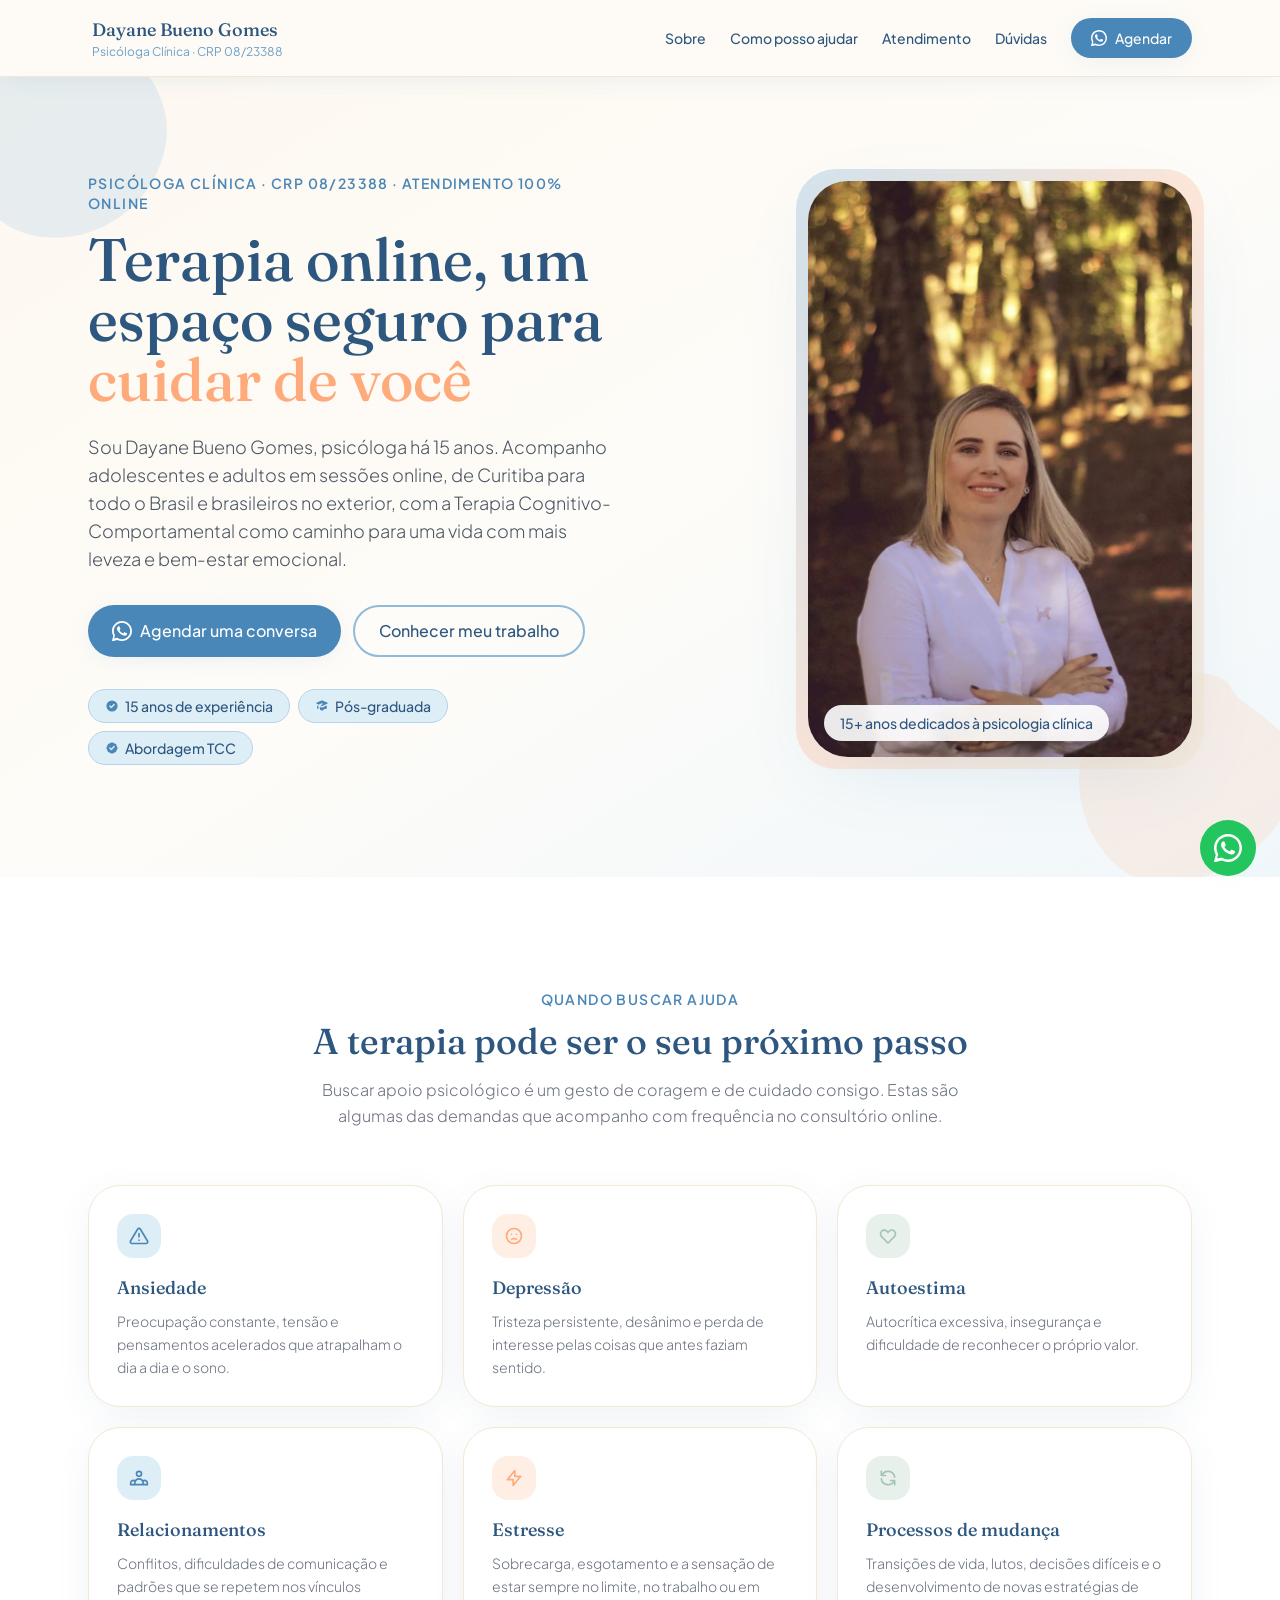
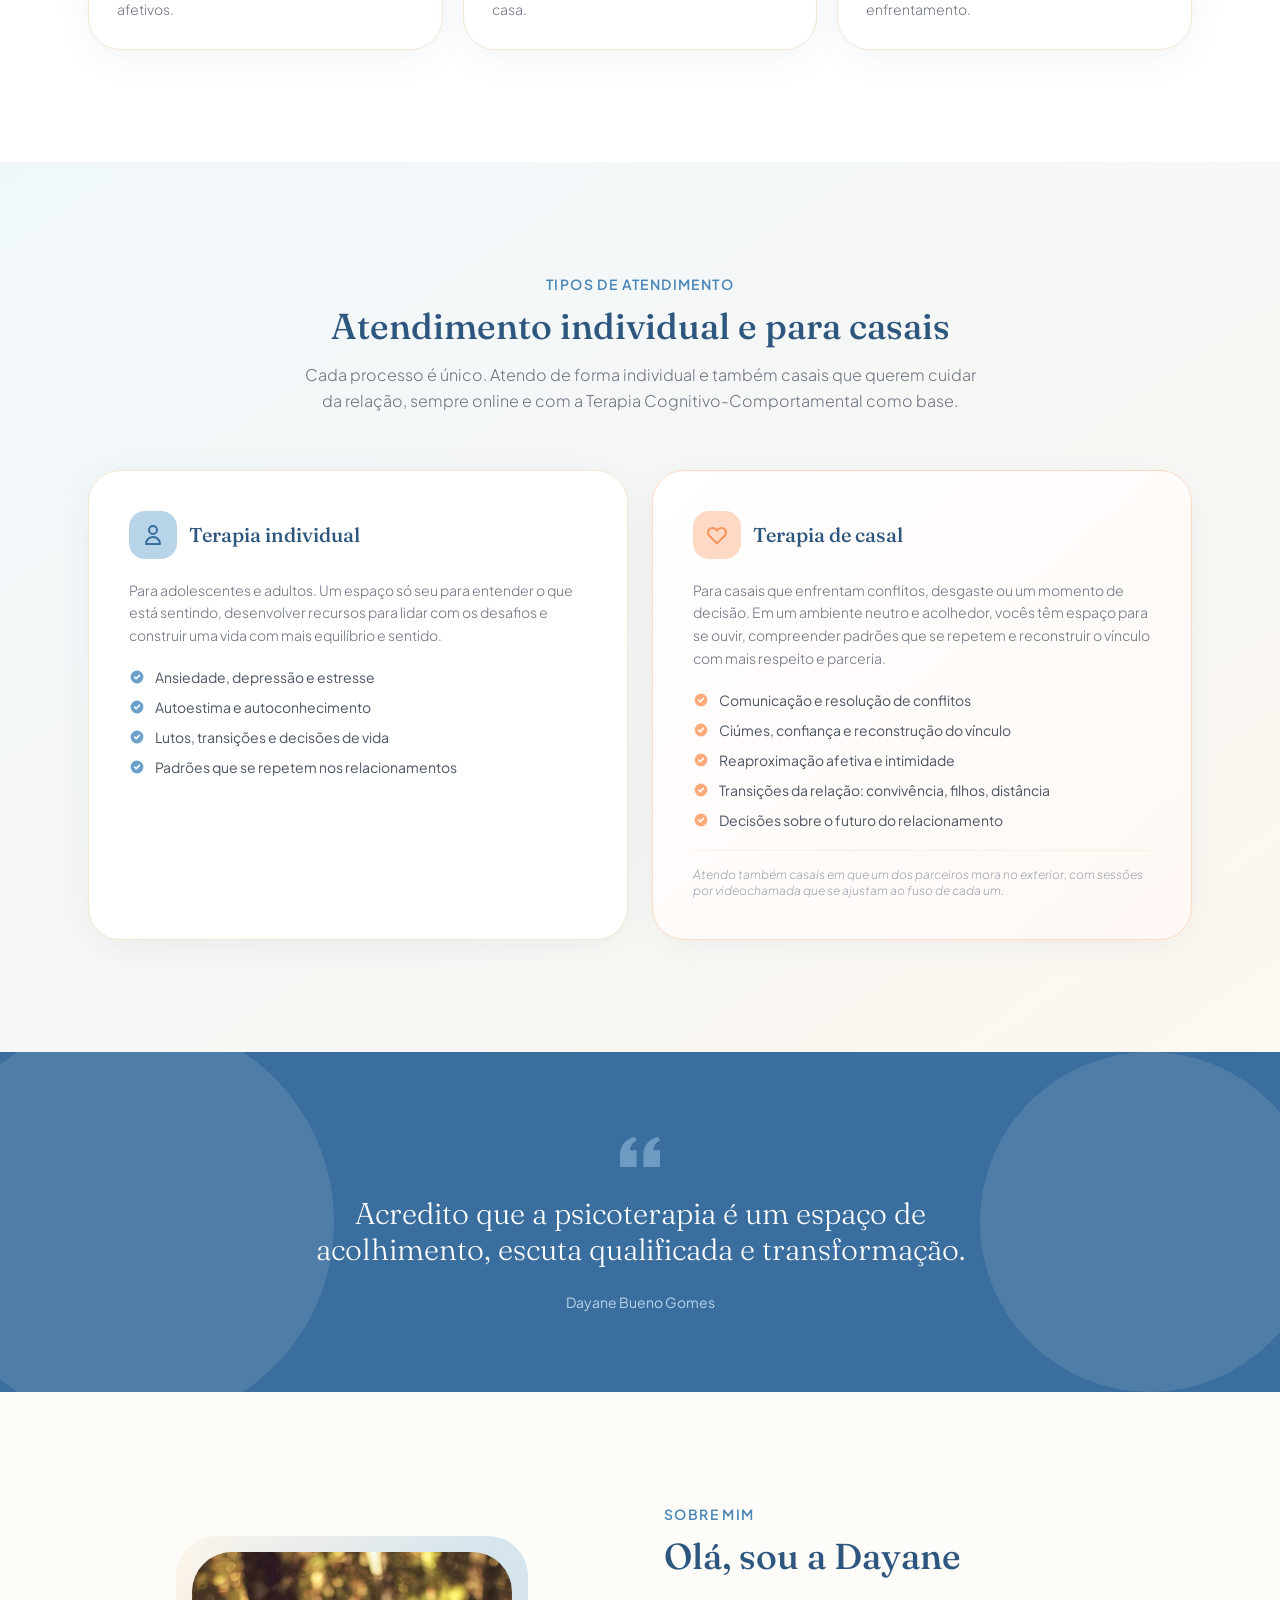
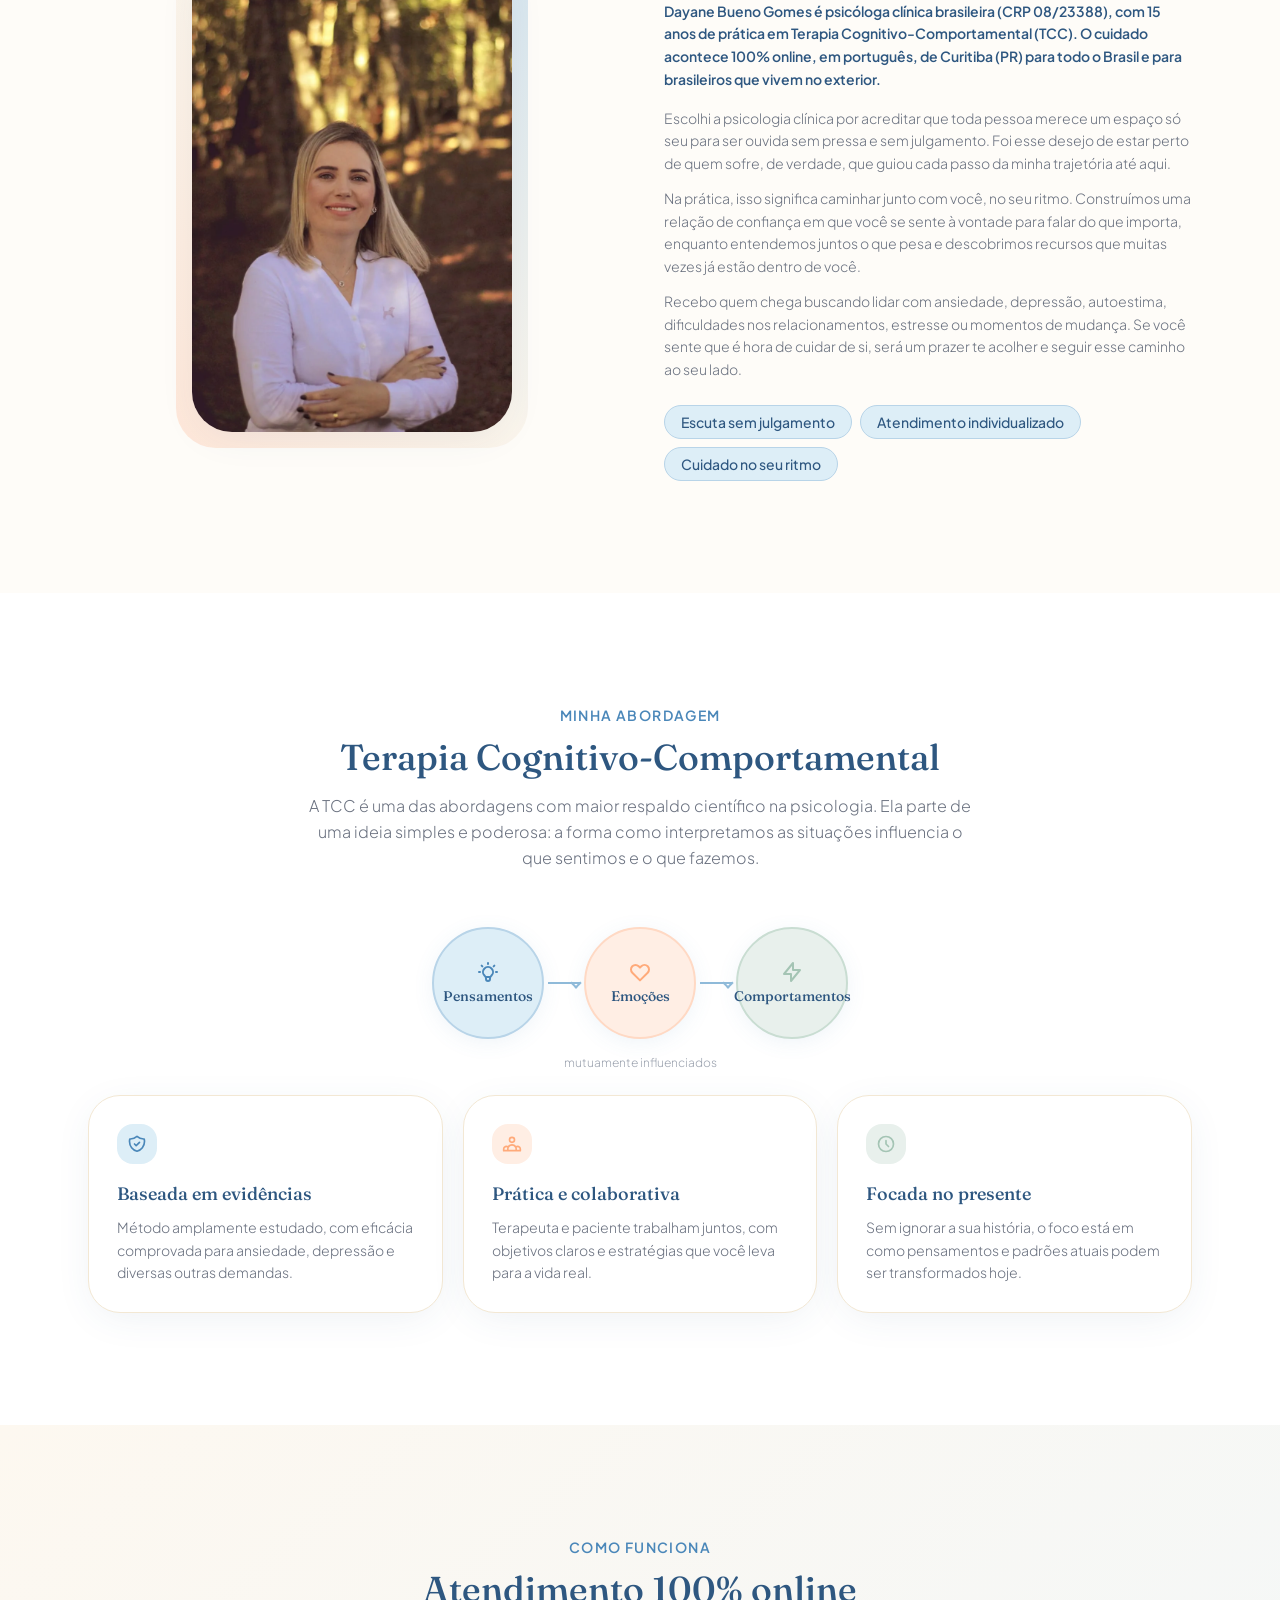
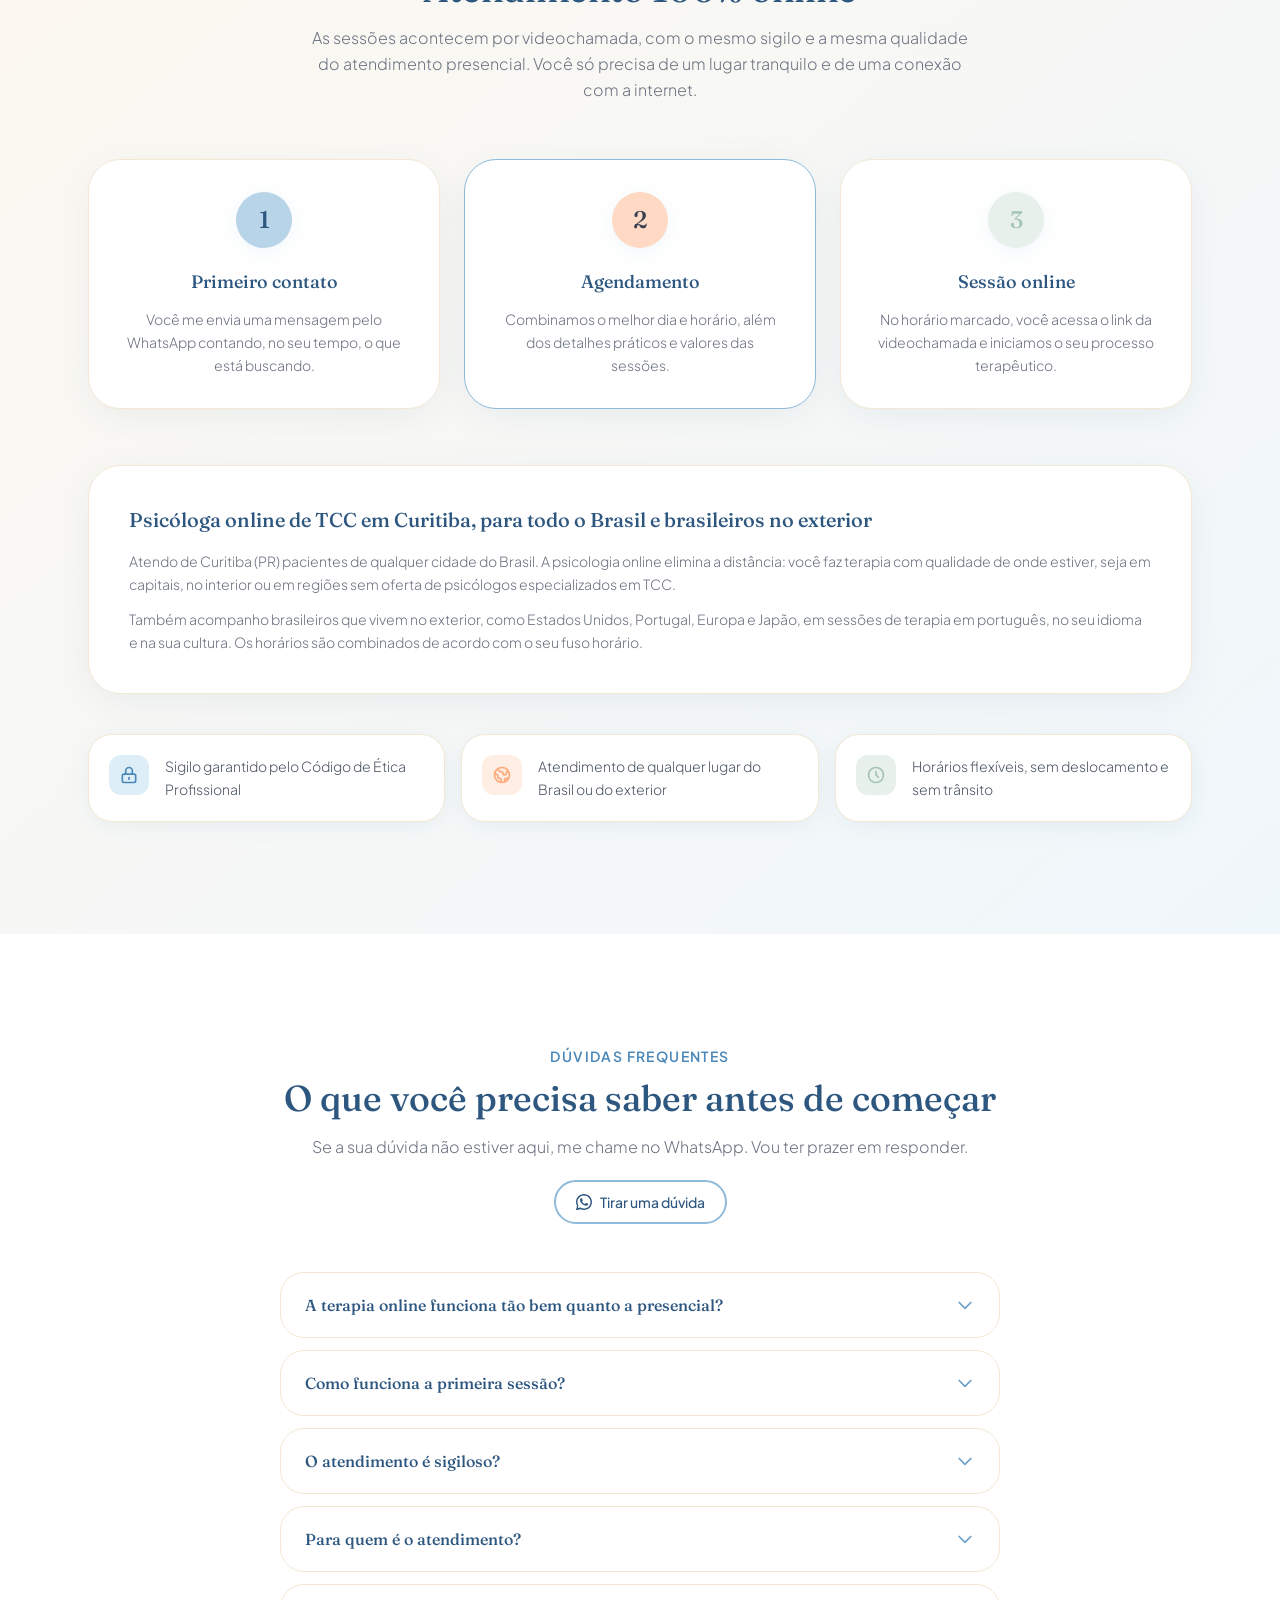
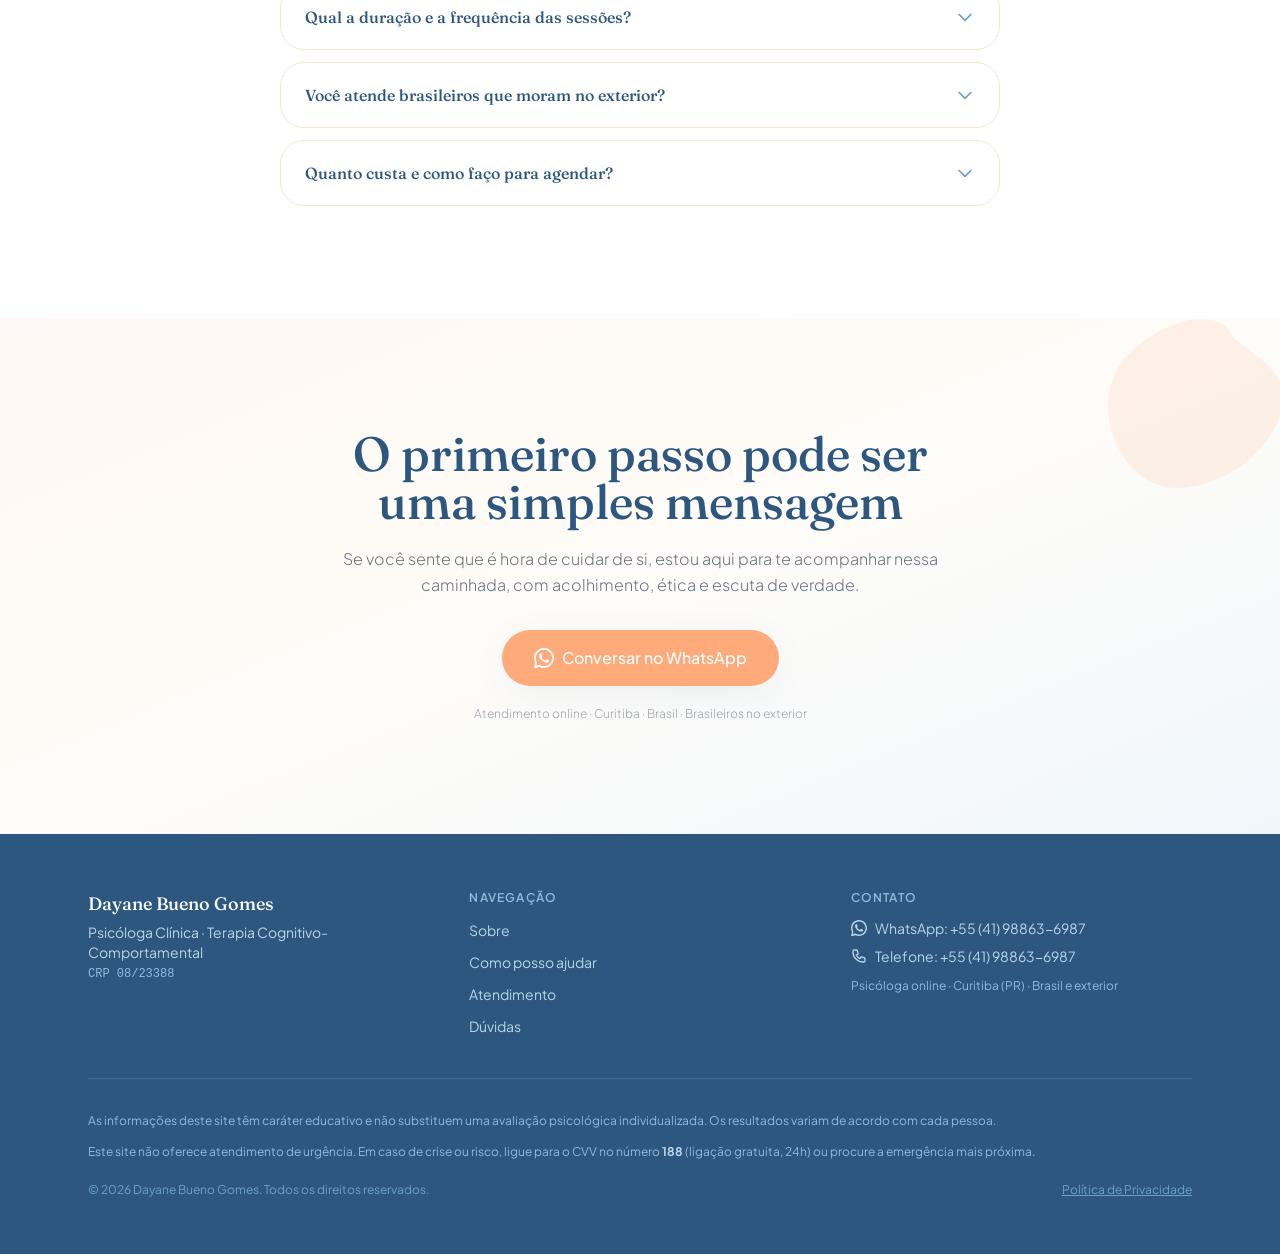
<file: index.html>
<!DOCTYPE html>
<html lang="pt-BR">
<head>
  <meta charset="UTF-8" />
  <meta name="viewport" content="width=device-width, initial-scale=1.0" />
  <title>Psicóloga Online em Curitiba e Brasil · TCC | Dayane Gomes</title>
  <meta name="description" content="Psicóloga online (CRP 08/23388), 15 anos de experiência em TCC para ansiedade e depressão. De Curitiba para todo o Brasil e brasileiros no exterior.">
  <meta name="author" content="Dayane Bueno Gomes">
  <meta name="robots" content="index, follow">
  <meta name="theme-color" content="#4a87b9">

  <!-- Open Graph -->
  <meta property="og:type" content="website">
  <meta property="og:locale" content="pt_BR">
  <meta property="og:title" content="Psicóloga Online em Curitiba e Brasil · TCC | Dayane Gomes">
  <meta property="og:description" content="Psicoterapia online para adolescentes, adultos e casais, no Brasil e no exterior. Terapia Cognitivo-Comportamental com acolhimento, escuta qualificada e transformação.">
  <meta property="og:url" content="https://dayanebuenogomes.github.io/">
  <meta property="og:image" content="https://dayanebuenogomes.github.io/assets/dayane.jpg">
  <meta property="og:image:width" content="864">
  <meta property="og:image:height" content="1296">
  <meta property="og:image:alt" content="Dayane Bueno Gomes, psicóloga clínica">
  <meta name="twitter:card" content="summary_large_image">
  <link rel="canonical" href="https://dayanebuenogomes.github.io/">

  <!-- Preload do retrato (elemento LCP) na variante WebP -->
  <link rel="preload" as="image" type="image/webp" imagesrcset="assets/dayane-480.webp 480w, assets/dayane-864.webp 864w" imagesizes="(max-width: 64rem) 70vw, 384px" fetchpriority="high">

  <!-- Favicons -->
  <link rel="icon" type="image/svg+xml" href="assets/favicon.svg">
  <link rel="icon" type="image/png" sizes="32x32" href="assets/favicon-32.png">
  <link rel="icon" type="image/png" sizes="16x16" href="assets/favicon-16.png">
  <link rel="apple-touch-icon" sizes="180x180" href="assets/apple-touch-icon.png">
  <link rel="manifest" href="site.webmanifest">

  <!-- Schema.org -->
  <script type="application/ld+json">
  {
    "@context": "https://schema.org",
    "@graph": [
      {
        "@type": "Person",
        "@id": "https://dayanebuenogomes.github.io/#dayane",
        "name": "Dayane Bueno Gomes",
        "jobTitle": "Psicóloga Clínica",
        "description": "Psicóloga há 15 anos, pós-graduada, especializada em Terapia Cognitivo-Comportamental. Atendimento online individual para adolescentes e adultos e terapia de casal.",
        "url": "https://dayanebuenogomes.github.io/",
        "image": { "@id": "https://dayanebuenogomes.github.io/#primaryimage" },
        "telephone": "+5541988636987",
        "knowsAbout": ["Terapia Cognitivo-Comportamental", "Terapia de casal", "Ansiedade", "Depressão", "Autoestima", "Relacionamentos", "Estresse"],
        "knowsLanguage": "pt-BR",
        "identifier": { "@type": "PropertyValue", "propertyID": "CRP", "name": "Conselho Regional de Psicologia", "value": "08/23388" },
        "hasCredential": { "@type": "EducationalOccupationalCredential", "credentialCategory": "Registro Profissional", "recognizedBy": { "@type": "Organization", "name": "Conselho Federal de Psicologia (CFP)" }, "identifier": "CRP 08/23388" },
        "contactPoint": { "@type": "ContactPoint", "contactType": "Agendamento", "url": "https://wa.me/5541988636987", "availableLanguage": "pt-BR" },
        "address": { "@type": "PostalAddress", "addressLocality": "Curitiba", "addressRegion": "PR", "addressCountry": "BR" },
        "worksFor": { "@id": "https://dayanebuenogomes.github.io/#business" }
      },
      {
        "@type": ["Psychologist", "LocalBusiness"],
        "@id": "https://dayanebuenogomes.github.io/#business",
        "name": "Dayane Bueno Gomes · Psicóloga Online",
        "description": "Psicoterapia online com Terapia Cognitivo-Comportamental (TCC): atendimento individual para adolescentes e adultos e terapia de casal. De Curitiba para todo o Brasil e brasileiros no exterior, em português.",
        "url": "https://dayanebuenogomes.github.io/",
        "image": { "@id": "https://dayanebuenogomes.github.io/#primaryimage" },
        "telephone": "+5541988636987",
        "address": { "@type": "PostalAddress", "addressLocality": "Curitiba", "addressRegion": "PR", "addressCountry": "BR" },
        "areaServed": [
          { "@type": "City", "name": "Curitiba", "containedInPlace": { "@type": "AdministrativeArea", "name": "Paraná" } },
          { "@type": "Country", "name": "Brasil" }
        ],
        "audience": { "@type": "PeopleAudience", "audienceType": "Brasileiros no Brasil e no exterior" },
        "serviceType": "Psicoterapia online (Terapia Cognitivo-Comportamental): atendimento individual e terapia de casal",
        "knowsLanguage": "pt-BR",
        "founder": { "@id": "https://dayanebuenogomes.github.io/#dayane" },
        "provider": { "@id": "https://dayanebuenogomes.github.io/#dayane" },
        "availableChannel": { "@type": "ServiceChannel", "serviceUrl": "https://wa.me/5541988636987", "availableLanguage": "pt-BR" },
        "potentialAction": { "@type": "ReserveAction", "name": "Agendar sessão pelo WhatsApp", "target": "https://wa.me/5541988636987" }
      },
      {
        "@type": "ImageObject",
        "@id": "https://dayanebuenogomes.github.io/#primaryimage",
        "url": "https://dayanebuenogomes.github.io/assets/dayane.jpg",
        "contentUrl": "https://dayanebuenogomes.github.io/assets/dayane.jpg",
        "width": 864,
        "height": 1296,
        "caption": "Dayane Bueno Gomes, psicóloga clínica"
      },
      {
        "@type": "WebSite",
        "@id": "https://dayanebuenogomes.github.io/#website",
        "url": "https://dayanebuenogomes.github.io/",
        "name": "Dayane Bueno Gomes · Psicóloga Online",
        "inLanguage": "pt-BR",
        "publisher": { "@id": "https://dayanebuenogomes.github.io/#dayane" }
      },
      {
        "@type": "WebPage",
        "@id": "https://dayanebuenogomes.github.io/#webpage",
        "url": "https://dayanebuenogomes.github.io/",
        "name": "Psicóloga Online em Curitiba e Brasil · TCC | Dayane Gomes",
        "isPartOf": { "@id": "https://dayanebuenogomes.github.io/#website" },
        "about": { "@id": "https://dayanebuenogomes.github.io/#business" },
        "primaryImageOfPage": { "@id": "https://dayanebuenogomes.github.io/#primaryimage" },
        "inLanguage": "pt-BR"
      },
      {
        "@type": "FAQPage",
        "@id": "https://dayanebuenogomes.github.io/#faq",
        "isPartOf": { "@id": "https://dayanebuenogomes.github.io/#webpage" },
        "mainEntity": [
          { "@type": "Question", "name": "A terapia online funciona tão bem quanto a presencial?", "acceptedAnswer": { "@type": "Answer", "text": "Sim. Pesquisas mostram que a psicoterapia online tem eficácia equivalente à presencial para a maioria das demandas, como ansiedade e depressão. O vínculo terapêutico e o método são os mesmos, apenas o meio muda." } },
          { "@type": "Question", "name": "Como funciona a primeira sessão?", "acceptedAnswer": { "@type": "Answer", "text": "A primeira sessão é um espaço de acolhimento e escuta. Você conta o que está vivendo, eu conheço a sua história e definimos, em conjunto, os objetivos do processo terapêutico. Sem julgamentos e no seu ritmo." } },
          { "@type": "Question", "name": "O atendimento é sigiloso?", "acceptedAnswer": { "@type": "Answer", "text": "Totalmente. O sigilo é garantido pelo Código de Ética Profissional do Psicólogo e vale integralmente para o atendimento online. Tudo o que é dito em sessão permanece entre nós." } },
          { "@type": "Question", "name": "Para quem é o atendimento?", "acceptedAnswer": { "@type": "Answer", "text": "Atendo adolescentes e adultos, em sessões individuais, e também casais na terapia de casal. Cada processo é individualizado, considerando a história, o momento de vida e as necessidades de cada pessoa ou da relação." } },
          { "@type": "Question", "name": "Qual a duração e a frequência das sessões?", "acceptedAnswer": { "@type": "Answer", "text": "As sessões costumam ter cerca de 50 minutos, geralmente uma vez por semana. A frequência ideal é definida em conjunto, de acordo com a sua demanda e disponibilidade." } },
          { "@type": "Question", "name": "Você atende brasileiros que moram no exterior?", "acceptedAnswer": { "@type": "Answer", "text": "Sim. Atendo brasileiros em qualquer país, com sessões de terapia online em português. Fazer terapia no seu idioma faz diferença, principalmente em temas como adaptação cultural, saudade e distância da família. Os horários são ajustados ao seu fuso." } },
          { "@type": "Question", "name": "Quanto custa e como faço para agendar?", "acceptedAnswer": { "@type": "Answer", "text": "Os valores são informados no primeiro contato, junto com as condições de pagamento. Para agendar, basta enviar uma mensagem pelo WhatsApp e combinamos o melhor horário para você." } }
        ]
      }
    ]
  }
  </script>

  <link rel="icon" href="assets/favicon.svg" type="image/svg+xml" />
  <!-- Fonts -->
  <link rel="preconnect" href="https://fonts.googleapis.com" />
  <link rel="preconnect" href="https://fonts.gstatic.com" crossorigin />
  <link href="https://fonts.googleapis.com/css2?family=Fraunces:ital,opsz,wght@0,9..144,300;0,9..144,400;0,9..144,500;0,9..144,600;1,9..144,300;1,9..144,400&family=Plus+Jakarta+Sans:wght@300;400;500;600&display=swap" rel="stylesheet" />
  <!-- Tailwind compilado (CSS estatico, production-grade) -->
  <link rel="stylesheet" href="css/app.css">
</head>
<body class="bg-cream-50 text-gray-700 antialiased">

<!-- ===================== HEADER ===================== -->
<header id="topo" class="sticky top-0 z-50 bg-cream-50/90 backdrop-blur-md border-b border-cream-300 shadow-soft">
  <div class="max-w-6xl mx-auto px-4 sm:px-6 py-3 flex items-center justify-between gap-4">
    <!-- Logo -->
    <a href="#topo" class="flex flex-col leading-tight focus:outline-none focus:ring-2 focus:ring-powder-300 rounded-lg p-1">
      <span class="font-serif font-medium text-powder-700 text-base sm:text-lg">Dayane Bueno Gomes</span>
      <span class="text-xs text-powder-400 font-sans">Psicóloga Clínica &middot; CRP 08/23388</span>
    </a>

    <!-- Desktop nav -->
    <nav aria-label="Menu principal" class="hidden md:flex items-center gap-6">
      <a href="#sobre" class="nav-link text-sm">Sobre</a>
      <a href="#demandas" class="nav-link text-sm">Como posso ajudar</a>
      <a href="#atendimento" class="nav-link text-sm">Atendimento</a>
      <a href="#faq" class="nav-link text-sm">Dúvidas</a>
      <a href="https://wa.me/5541988636987?text=Ol%C3%A1%2C%20Dayane!%20Gostaria%20de%20agendar%20uma%20sess%C3%A3o."
         target="_blank" rel="noopener noreferrer"
         class="btn-primary text-sm py-2.5 px-5">
        <svg class="w-4 h-4" fill="currentColor" viewBox="0 0 24 24" aria-hidden="true">
          <path d="M17.472 14.382c-.297-.149-1.758-.867-2.03-.967-.273-.099-.471-.148-.67.15-.197.297-.767.966-.94 1.164-.173.199-.347.223-.644.075-.297-.15-1.255-.463-2.39-1.475-.883-.788-1.48-1.761-1.653-2.059-.173-.297-.018-.458.13-.606.134-.133.298-.347.446-.52.149-.174.198-.298.298-.497.099-.198.05-.371-.025-.52-.075-.149-.669-1.612-.916-2.207-.242-.579-.487-.5-.669-.51-.173-.008-.371-.01-.57-.01-.198 0-.52.074-.792.372-.272.297-1.04 1.016-1.04 2.479 0 1.462 1.065 2.875 1.213 3.074.149.198 2.096 3.2 5.077 4.487.709.306 1.262.489 1.694.625.712.227 1.36.195 1.871.118.571-.085 1.758-.719 2.006-1.413.248-.694.248-1.289.173-1.413-.074-.124-.272-.198-.57-.347z"/>
          <path d="M12 0C5.373 0 0 5.373 0 12c0 2.123.554 4.118 1.524 5.847L.057 23.569a.5.5 0 00.6.637l5.939-1.437A11.945 11.945 0 0012 24c6.627 0 12-5.373 12-12S18.627 0 12 0zm0 21.818a9.796 9.796 0 01-5.154-1.462l-.37-.22-3.83.927.99-3.718-.241-.381A9.794 9.794 0 012.182 12C2.182 6.571 6.571 2.182 12 2.182S21.818 6.571 21.818 12 17.429 21.818 12 21.818z"/>
        </svg>
        Agendar
      </a>
    </nav>

    <!-- Mobile hamburger -->
    <button id="menu-btn" aria-label="Abrir menu" aria-expanded="false" aria-controls="mobile-menu"
            class="md:hidden p-2 rounded-xl text-powder-700 hover:bg-powder-100 transition-colors focus:outline-none focus:ring-2 focus:ring-powder-300">
      <svg id="icon-open" class="w-6 h-6" fill="none" stroke="currentColor" stroke-width="2" viewBox="0 0 24 24" aria-hidden="true">
        <path stroke-linecap="round" stroke-linejoin="round" d="M4 6h16M4 12h16M4 18h16"/>
      </svg>
      <svg id="icon-close" class="w-6 h-6 hidden" fill="none" stroke="currentColor" stroke-width="2" viewBox="0 0 24 24" aria-hidden="true">
        <path stroke-linecap="round" stroke-linejoin="round" d="M6 18L18 6M6 6l12 12"/>
      </svg>
    </button>
  </div>

  <!-- Mobile menu -->
  <nav id="mobile-menu" role="navigation" aria-label="Menu mobile" class="hidden md:hidden border-t border-cream-300 bg-cream-50">
    <div class="max-w-6xl mx-auto px-4 py-4 flex flex-col gap-3">
      <a href="#sobre" class="nav-link py-2 border-b border-cream-200">Sobre</a>
      <a href="#demandas" class="nav-link py-2 border-b border-cream-200">Como posso ajudar</a>
      <a href="#atendimento" class="nav-link py-2 border-b border-cream-200">Atendimento</a>
      <a href="#faq" class="nav-link py-2 border-b border-cream-200">Dúvidas</a>
      <a href="https://wa.me/5541988636987?text=Ol%C3%A1%2C%20Dayane!%20Gostaria%20de%20agendar%20uma%20sess%C3%A3o."
         target="_blank" rel="noopener noreferrer"
         class="btn-primary w-full justify-center mt-2">
        Agendar pelo WhatsApp
      </a>
    </div>
  </nav>
</header>

<!-- ===================== HERO ===================== -->
<section class="relative overflow-hidden bg-gradient-to-br from-cream-100 via-cream-50 to-powder-50 pt-16 pb-20 md:pt-24 md:pb-28">
  <!-- Decorative blobs -->
  <div class="absolute -top-20 -left-20 w-72 h-72 opacity-30 pointer-events-none" aria-hidden="true">
    <svg viewBox="0 0 200 200" xmlns="http://www.w3.org/2000/svg">
      <path fill="#b8d4e8" d="M47.2,-57.3C60.3,-46.5,69.5,-30.3,71.2,-13.5C72.9,3.3,67.1,20.7,57.3,34.4C47.5,48.1,33.7,58.1,17.7,63.3C1.7,68.5,-16.5,68.9,-32.1,62.2C-47.7,55.5,-60.7,41.7,-67.2,25.1C-73.7,8.5,-73.7,-10.9,-66.4,-27.2C-59.1,-43.5,-44.5,-56.7,-29,-63.8C-13.5,-70.9,3,-71.9,18.2,-67.1C33.4,-62.3,34.1,-68.1,47.2,-57.3Z" transform="translate(100 100)"/>
    </svg>
  </div>
  <div class="absolute -bottom-16 -right-16 w-80 h-80 opacity-20 pointer-events-none" aria-hidden="true">
    <svg viewBox="0 0 200 200" xmlns="http://www.w3.org/2000/svg">
      <path fill="#ffc3a0" d="M38.5,-48.4C52.1,-38.5,66.6,-28.1,70.3,-14.4C74,-0.7,66.9,16.3,56.6,29.5C46.3,42.7,32.8,52.1,17.5,58.1C2.2,64.1,-14.9,66.7,-29.3,60.8C-43.7,54.9,-55.4,40.5,-61.3,24.1C-67.2,7.7,-67.3,-10.7,-60.1,-25.6C-52.9,-40.5,-38.4,-51.9,-24,-59.4C-9.6,-66.9,5.7,-70.5,19.4,-65.6C33.1,-60.7,24.9,-58.3,38.5,-48.4Z" transform="translate(100 100)"/>
    </svg>
  </div>

  <div class="relative max-w-6xl mx-auto px-4 sm:px-6">
    <div class="grid md:grid-cols-2 gap-12 items-center">
      <!-- Text -->
      <div class="order-2 md:order-1">
        <p class="section-eyebrow mb-4">Psicóloga Clínica &middot; CRP 08/23388 &middot; Atendimento 100% online</p>
        <h1 class="section-title text-4xl sm:text-5xl lg:text-6xl mb-6">
          Terapia online, um espaço seguro para
          <em class="not-italic text-peach-400">cuidar de você</em>
        </h1>
        <p class="text-base sm:text-lg text-gray-600 leading-relaxed mb-8 font-sans font-light">
          Sou Dayane Bueno Gomes, psicóloga há 15 anos. Acompanho adolescentes e adultos em sessões online, de Curitiba para todo o Brasil e brasileiros no exterior, com a Terapia Cognitivo-Comportamental como caminho para uma vida com mais leveza e bem-estar emocional.
        </p>
        <!-- CTAs -->
        <div class="flex flex-wrap gap-3 mb-8">
          <a href="https://wa.me/5541988636987?text=Ol%C3%A1%2C%20Dayane!%20Gostaria%20de%20agendar%20uma%20sess%C3%A3o."
             target="_blank" rel="noopener noreferrer" class="btn-primary">
            <svg class="w-5 h-5" fill="currentColor" viewBox="0 0 24 24" aria-hidden="true">
              <path d="M17.472 14.382c-.297-.149-1.758-.867-2.03-.967-.273-.099-.471-.148-.67.15-.197.297-.767.966-.94 1.164-.173.199-.347.223-.644.075-.297-.15-1.255-.463-2.39-1.475-.883-.788-1.48-1.761-1.653-2.059-.173-.297-.018-.458.13-.606.134-.133.298-.347.446-.52.149-.174.198-.298.298-.497.099-.198.05-.371-.025-.52-.075-.149-.669-1.612-.916-2.207-.242-.579-.487-.5-.669-.51-.173-.008-.371-.01-.57-.01-.198 0-.52.074-.792.372-.272.297-1.04 1.016-1.04 2.479 0 1.462 1.065 2.875 1.213 3.074.149.198 2.096 3.2 5.077 4.487.709.306 1.262.489 1.694.625.712.227 1.36.195 1.871.118.571-.085 1.758-.719 2.006-1.413.248-.694.248-1.289.173-1.413-.074-.124-.272-.198-.57-.347z"/>
              <path d="M12 0C5.373 0 0 5.373 0 12c0 2.123.554 4.118 1.524 5.847L.057 23.569a.5.5 0 00.6.637l5.939-1.437A11.945 11.945 0 0012 24c6.627 0 12-5.373 12-12S18.627 0 12 0zm0 21.818a9.796 9.796 0 01-5.154-1.462l-.37-.22-3.83.927.99-3.718-.241-.381A9.794 9.794 0 012.182 12C2.182 6.571 6.571 2.182 12 2.182S21.818 6.571 21.818 12 17.429 21.818 12 21.818z"/>
            </svg>
            Agendar uma conversa
          </a>
          <a href="#sobre" class="btn-outline">
            Conhecer meu trabalho
          </a>
        </div>
        <!-- Selos -->
        <div class="flex flex-wrap gap-2">
          <span class="chip">
            <svg class="w-3.5 h-3.5 text-powder-500" fill="currentColor" viewBox="0 0 20 20" aria-hidden="true"><path fill-rule="evenodd" d="M10 18a8 8 0 100-16 8 8 0 000 16zm3.707-9.293a1 1 0 00-1.414-1.414L9 10.586 7.707 9.293a1 1 0 00-1.414 1.414l2 2a1 1 0 001.414 0l4-4z" clip-rule="evenodd"/></svg>
            15 anos de experiência
          </span>
          <span class="chip">
            <svg class="w-3.5 h-3.5 text-powder-500" fill="currentColor" viewBox="0 0 20 20" aria-hidden="true"><path d="M10.394 2.08a1 1 0 00-.788 0l-7 3a1 1 0 000 1.84L5.25 8.051a.999.999 0 01.356-.257l4-1.714a1 1 0 11.788 1.838L7.667 9.088l1.94.831a1 1 0 00.787 0l7-3a1 1 0 000-1.838l-7-3zM3.31 9.397L5 10.12v4.102a8.969 8.969 0 00-1.05-.174 1 1 0 01-.89-.89 11.115 11.115 0 01.25-3.762zM9.3 16.573A9.026 9.026 0 007 14.935v-3.957l1.818.78a3 3 0 002.364 0l5.508-2.361a11.026 11.026 0 01.25 3.762 1 1 0 01-.89.89 8.968 8.968 0 00-5.35 2.524 1 1 0 01-1.4 0z"/></svg>
            Pós-graduada
          </span>
          <span class="chip">
            <svg class="w-3.5 h-3.5 text-powder-500" fill="currentColor" viewBox="0 0 20 20" aria-hidden="true"><path fill-rule="evenodd" d="M6.267 3.455a3.066 3.066 0 001.745-.723 3.066 3.066 0 013.976 0 3.066 3.066 0 001.745.723 3.066 3.066 0 012.812 2.812c.051.643.304 1.254.723 1.745a3.066 3.066 0 010 3.976 3.066 3.066 0 00-.723 1.745 3.066 3.066 0 01-2.812 2.812 3.066 3.066 0 00-1.745.723 3.066 3.066 0 01-3.976 0 3.066 3.066 0 00-1.745-.723 3.066 3.066 0 01-2.812-2.812 3.066 3.066 0 00-.723-1.745 3.066 3.066 0 010-3.976 3.066 3.066 0 00.723-1.745 3.066 3.066 0 012.812-2.812zm7.44 5.252a1 1 0 00-1.414-1.414L9 10.586 7.707 9.293a1 1 0 00-1.414 1.414l2 2a1 1 0 001.414 0l4-4z" clip-rule="evenodd"/></svg>
            Abordagem TCC
          </span>
        </div>
      </div>

      <!-- Photo -->
      <div class="order-1 md:order-2 flex justify-center md:justify-end">
        <div class="relative">
          <!-- Decorative ring -->
          <div class="absolute -inset-3 rounded-5xl bg-gradient-to-br from-powder-200 via-peach-200 to-cream-300 opacity-60" aria-hidden="true"></div>
          <div class="relative rounded-5xl overflow-hidden shadow-blob w-72 sm:w-80 md:w-96">
            <picture>
              <source srcset="assets/dayane-864.webp" type="image/webp" />
              <img src="assets/dayane.jpg"
                   alt="Dayane Bueno Gomes, psicóloga clínica, sorrindo em ambiente arborizado"
                   class="w-full h-auto object-cover" width="864" height="1296" loading="eager" />
            </picture>
            <!-- Chip overlay -->
            <div class="absolute bottom-4 left-4 right-4">
              <span class="inline-block bg-white/90 backdrop-blur-sm text-powder-700 text-sm font-medium px-4 py-2 rounded-full shadow-soft">
                15+ anos dedicados à psicologia clínica
              </span>
            </div>
          </div>
        </div>
      </div>
    </div>
  </div>
</section>

<!-- ===================== DEMANDAS (Como posso ajudar) ===================== -->
<section id="demandas" class="py-20 md:py-28 bg-white">
  <div class="max-w-6xl mx-auto px-4 sm:px-6">
    <!-- Header -->
    <div class="text-center max-w-2xl mx-auto mb-14">
      <p class="section-eyebrow mb-3">Quando buscar ajuda</p>
      <h2 class="section-title text-3xl sm:text-4xl mb-4">A terapia pode ser o seu próximo passo</h2>
      <p class="text-gray-500 leading-relaxed font-light">
        Buscar apoio psicológico é um gesto de coragem e de cuidado consigo. Estas são algumas das demandas que acompanho com frequência no consultório online.
      </p>
    </div>

    <!-- Cards grid -->
    <div class="grid sm:grid-cols-2 lg:grid-cols-3 gap-5">

      <!-- Ansiedade -->
      <div class="card-soft p-7 group">
        <div class="w-11 h-11 rounded-2xl bg-powder-100 flex items-center justify-center mb-4 group-hover:bg-powder-200 transition-colors">
          <svg class="w-5 h-5 text-powder-500" fill="none" stroke="currentColor" stroke-width="2" viewBox="0 0 24 24" aria-hidden="true">
            <path stroke-linecap="round" stroke-linejoin="round" d="M12 9v4m0 4h.01M10.29 3.86L1.82 18a2 2 0 001.71 3h16.94a2 2 0 001.71-3L13.71 3.86a2 2 0 00-3.42 0z"/>
          </svg>
        </div>
        <h3 class="font-serif font-medium text-powder-700 text-lg mb-2">Ansiedade</h3>
        <p class="text-gray-500 text-sm leading-relaxed font-light">Preocupação constante, tensão e pensamentos acelerados que atrapalham o dia a dia e o sono.</p>
      </div>

      <!-- Depressão -->
      <div class="card-soft p-7 group">
        <div class="w-11 h-11 rounded-2xl bg-peach-100 flex items-center justify-center mb-4 group-hover:bg-peach-200 transition-colors">
          <svg class="w-5 h-5 text-peach-400" fill="none" stroke="currentColor" stroke-width="2" viewBox="0 0 24 24" aria-hidden="true">
            <path stroke-linecap="round" stroke-linejoin="round" d="M9.172 16.172a4 4 0 015.656 0M9 10h.01M15 10h.01M21 12a9 9 0 11-18 0 9 9 0 0118 0z"/>
          </svg>
        </div>
        <h3 class="font-serif font-medium text-powder-700 text-lg mb-2">Depressão</h3>
        <p class="text-gray-500 text-sm leading-relaxed font-light">Tristeza persistente, desânimo e perda de interesse pelas coisas que antes faziam sentido.</p>
      </div>

      <!-- Autoestima -->
      <div class="card-soft p-7 group">
        <div class="w-11 h-11 rounded-2xl bg-sage-100 flex items-center justify-center mb-4 group-hover:bg-sage-200 transition-colors">
          <svg class="w-5 h-5 text-sage-300" fill="none" stroke="currentColor" stroke-width="2" viewBox="0 0 24 24" aria-hidden="true">
            <path stroke-linecap="round" stroke-linejoin="round" d="M4.318 6.318a4.5 4.5 0 000 6.364L12 20.364l7.682-7.682a4.5 4.5 0 00-6.364-6.364L12 7.636l-1.318-1.318a4.5 4.5 0 00-6.364 0z"/>
          </svg>
        </div>
        <h3 class="font-serif font-medium text-powder-700 text-lg mb-2">Autoestima</h3>
        <p class="text-gray-500 text-sm leading-relaxed font-light">Autocrítica excessiva, insegurança e dificuldade de reconhecer o próprio valor.</p>
      </div>

      <!-- Relacionamentos -->
      <div class="card-soft p-7 group">
        <div class="w-11 h-11 rounded-2xl bg-powder-100 flex items-center justify-center mb-4 group-hover:bg-powder-200 transition-colors">
          <svg class="w-5 h-5 text-powder-500" fill="none" stroke="currentColor" stroke-width="2" viewBox="0 0 24 24" aria-hidden="true">
            <path stroke-linecap="round" stroke-linejoin="round" d="M17 20h5v-2a3 3 0 00-5.356-1.857M17 20H7m10 0v-2c0-.656-.126-1.283-.356-1.857M7 20H2v-2a3 3 0 015.356-1.857M7 20v-2c0-.656.126-1.283.356-1.857m0 0a5.002 5.002 0 019.288 0M15 7a3 3 0 11-6 0 3 3 0 016 0z"/>
          </svg>
        </div>
        <h3 class="font-serif font-medium text-powder-700 text-lg mb-2">Relacionamentos</h3>
        <p class="text-gray-500 text-sm leading-relaxed font-light">Conflitos, dificuldades de comunicação e padrões que se repetem nos vínculos afetivos.</p>
      </div>

      <!-- Estresse -->
      <div class="card-soft p-7 group">
        <div class="w-11 h-11 rounded-2xl bg-peach-100 flex items-center justify-center mb-4 group-hover:bg-peach-200 transition-colors">
          <svg class="w-5 h-5 text-peach-400" fill="none" stroke="currentColor" stroke-width="2" viewBox="0 0 24 24" aria-hidden="true">
            <path stroke-linecap="round" stroke-linejoin="round" d="M13 10V3L4 14h7v7l9-11h-7z"/>
          </svg>
        </div>
        <h3 class="font-serif font-medium text-powder-700 text-lg mb-2">Estresse</h3>
        <p class="text-gray-500 text-sm leading-relaxed font-light">Sobrecarga, esgotamento e a sensação de estar sempre no limite, no trabalho ou em casa.</p>
      </div>

      <!-- Processos de mudança -->
      <div class="card-soft p-7 group">
        <div class="w-11 h-11 rounded-2xl bg-sage-100 flex items-center justify-center mb-4 group-hover:bg-sage-200 transition-colors">
          <svg class="w-5 h-5 text-sage-300" fill="none" stroke="currentColor" stroke-width="2" viewBox="0 0 24 24" aria-hidden="true">
            <path stroke-linecap="round" stroke-linejoin="round" d="M4 4v5h.582m15.356 2A8.001 8.001 0 004.582 9m0 0H9m11 11v-5h-.581m0 0a8.003 8.003 0 01-15.357-2m15.357 2H15"/>
          </svg>
        </div>
        <h3 class="font-serif font-medium text-powder-700 text-lg mb-2">Processos de mudança</h3>
        <p class="text-gray-500 text-sm leading-relaxed font-light">Transições de vida, lutos, decisões difíceis e o desenvolvimento de novas estratégias de enfrentamento.</p>
      </div>

    </div>
  </div>
</section>

<!-- ===================== TIPOS DE ATENDIMENTO ===================== -->
<section id="tipos" class="py-20 md:py-28 bg-gradient-to-br from-powder-50 to-cream-100">
  <div class="max-w-6xl mx-auto px-4 sm:px-6">
    <!-- Header -->
    <div class="text-center max-w-2xl mx-auto mb-14">
      <p class="section-eyebrow mb-3">Tipos de atendimento</p>
      <h2 class="section-title text-3xl sm:text-4xl mb-4">Atendimento individual e para casais</h2>
      <p class="text-gray-500 leading-relaxed font-light">
        Cada processo é único. Atendo de forma individual e também casais que querem cuidar da relação, sempre online e com a Terapia Cognitivo-Comportamental como base.
      </p>
    </div>

    <div class="grid md:grid-cols-2 gap-6">

      <!-- Individual -->
      <div class="card-soft p-8 md:p-10">
        <div class="flex items-center gap-3 mb-5">
          <div class="w-12 h-12 rounded-2xl bg-powder-200 flex items-center justify-center flex-shrink-0">
            <svg class="w-6 h-6 text-powder-600" fill="none" stroke="currentColor" stroke-width="2" viewBox="0 0 24 24" aria-hidden="true">
              <path stroke-linecap="round" stroke-linejoin="round" d="M16 7a4 4 0 11-8 0 4 4 0 018 0zM12 14a7 7 0 00-7 7h14a7 7 0 00-7-7z"/>
            </svg>
          </div>
          <h3 class="font-serif font-medium text-powder-700 text-xl">Terapia individual</h3>
        </div>
        <p class="text-gray-500 text-sm leading-relaxed font-light mb-5">
          Para adolescentes e adultos. Um espaço só seu para entender o que está sentindo, desenvolver recursos para lidar com os desafios e construir uma vida com mais equilíbrio e sentido.
        </p>
        <ul class="space-y-2.5">
          <li class="flex items-start gap-2.5 text-sm text-gray-600">
            <svg class="w-4 h-4 text-powder-400 mt-0.5 flex-shrink-0" fill="currentColor" viewBox="0 0 20 20" aria-hidden="true"><path fill-rule="evenodd" d="M10 18a8 8 0 100-16 8 8 0 000 16zm3.707-9.293a1 1 0 00-1.414-1.414L9 10.586 7.707 9.293a1 1 0 00-1.414 1.414l2 2a1 1 0 001.414 0l4-4z" clip-rule="evenodd"/></svg>
            Ansiedade, depressão e estresse
          </li>
          <li class="flex items-start gap-2.5 text-sm text-gray-600">
            <svg class="w-4 h-4 text-powder-400 mt-0.5 flex-shrink-0" fill="currentColor" viewBox="0 0 20 20" aria-hidden="true"><path fill-rule="evenodd" d="M10 18a8 8 0 100-16 8 8 0 000 16zm3.707-9.293a1 1 0 00-1.414-1.414L9 10.586 7.707 9.293a1 1 0 00-1.414 1.414l2 2a1 1 0 001.414 0l4-4z" clip-rule="evenodd"/></svg>
            Autoestima e autoconhecimento
          </li>
          <li class="flex items-start gap-2.5 text-sm text-gray-600">
            <svg class="w-4 h-4 text-powder-400 mt-0.5 flex-shrink-0" fill="currentColor" viewBox="0 0 20 20" aria-hidden="true"><path fill-rule="evenodd" d="M10 18a8 8 0 100-16 8 8 0 000 16zm3.707-9.293a1 1 0 00-1.414-1.414L9 10.586 7.707 9.293a1 1 0 00-1.414 1.414l2 2a1 1 0 001.414 0l4-4z" clip-rule="evenodd"/></svg>
            Lutos, transições e decisões de vida
          </li>
          <li class="flex items-start gap-2.5 text-sm text-gray-600">
            <svg class="w-4 h-4 text-powder-400 mt-0.5 flex-shrink-0" fill="currentColor" viewBox="0 0 20 20" aria-hidden="true"><path fill-rule="evenodd" d="M10 18a8 8 0 100-16 8 8 0 000 16zm3.707-9.293a1 1 0 00-1.414-1.414L9 10.586 7.707 9.293a1 1 0 00-1.414 1.414l2 2a1 1 0 001.414 0l4-4z" clip-rule="evenodd"/></svg>
            Padrões que se repetem nos relacionamentos
          </li>
        </ul>
      </div>

      <!-- Casal -->
      <div class="card-soft p-8 md:p-10 border-peach-200 bg-gradient-to-br from-white to-peach-50">
        <div class="flex items-center gap-3 mb-5">
          <div class="w-12 h-12 rounded-2xl bg-peach-200 flex items-center justify-center flex-shrink-0">
            <svg class="w-6 h-6 text-peach-500" fill="none" stroke="currentColor" stroke-width="2" viewBox="0 0 24 24" aria-hidden="true">
              <path stroke-linecap="round" stroke-linejoin="round" d="M4.318 6.318a4.5 4.5 0 000 6.364L12 20.364l7.682-7.682a4.5 4.5 0 00-6.364-6.364L12 7.636l-1.318-1.318a4.5 4.5 0 00-6.364 0z"/>
            </svg>
          </div>
          <h3 class="font-serif font-medium text-powder-700 text-xl">Terapia de casal</h3>
        </div>
        <p class="text-gray-500 text-sm leading-relaxed font-light mb-5">
          Para casais que enfrentam conflitos, desgaste ou um momento de decisão. Em um ambiente neutro e acolhedor, vocês têm espaço para se ouvir, compreender padrões que se repetem e reconstruir o vínculo com mais respeito e parceria.
        </p>
        <ul class="space-y-2.5 mb-5">
          <li class="flex items-start gap-2.5 text-sm text-gray-600">
            <svg class="w-4 h-4 text-peach-400 mt-0.5 flex-shrink-0" fill="currentColor" viewBox="0 0 20 20" aria-hidden="true"><path fill-rule="evenodd" d="M10 18a8 8 0 100-16 8 8 0 000 16zm3.707-9.293a1 1 0 00-1.414-1.414L9 10.586 7.707 9.293a1 1 0 00-1.414 1.414l2 2a1 1 0 001.414 0l4-4z" clip-rule="evenodd"/></svg>
            Comunicação e resolução de conflitos
          </li>
          <li class="flex items-start gap-2.5 text-sm text-gray-600">
            <svg class="w-4 h-4 text-peach-400 mt-0.5 flex-shrink-0" fill="currentColor" viewBox="0 0 20 20" aria-hidden="true"><path fill-rule="evenodd" d="M10 18a8 8 0 100-16 8 8 0 000 16zm3.707-9.293a1 1 0 00-1.414-1.414L9 10.586 7.707 9.293a1 1 0 00-1.414 1.414l2 2a1 1 0 001.414 0l4-4z" clip-rule="evenodd"/></svg>
            Ciúmes, confiança e reconstrução do vínculo
          </li>
          <li class="flex items-start gap-2.5 text-sm text-gray-600">
            <svg class="w-4 h-4 text-peach-400 mt-0.5 flex-shrink-0" fill="currentColor" viewBox="0 0 20 20" aria-hidden="true"><path fill-rule="evenodd" d="M10 18a8 8 0 100-16 8 8 0 000 16zm3.707-9.293a1 1 0 00-1.414-1.414L9 10.586 7.707 9.293a1 1 0 00-1.414 1.414l2 2a1 1 0 001.414 0l4-4z" clip-rule="evenodd"/></svg>
            Reaproximação afetiva e intimidade
          </li>
          <li class="flex items-start gap-2.5 text-sm text-gray-600">
            <svg class="w-4 h-4 text-peach-400 mt-0.5 flex-shrink-0" fill="currentColor" viewBox="0 0 20 20" aria-hidden="true"><path fill-rule="evenodd" d="M10 18a8 8 0 100-16 8 8 0 000 16zm3.707-9.293a1 1 0 00-1.414-1.414L9 10.586 7.707 9.293a1 1 0 00-1.414 1.414l2 2a1 1 0 001.414 0l4-4z" clip-rule="evenodd"/></svg>
            Transições da relação: convivência, filhos, distância
          </li>
          <li class="flex items-start gap-2.5 text-sm text-gray-600">
            <svg class="w-4 h-4 text-peach-400 mt-0.5 flex-shrink-0" fill="currentColor" viewBox="0 0 20 20" aria-hidden="true"><path fill-rule="evenodd" d="M10 18a8 8 0 100-16 8 8 0 000 16zm3.707-9.293a1 1 0 00-1.414-1.414L9 10.586 7.707 9.293a1 1 0 00-1.414 1.414l2 2a1 1 0 001.414 0l4-4z" clip-rule="evenodd"/></svg>
            Decisões sobre o futuro do relacionamento
          </li>
        </ul>
        <p class="text-xs text-gray-400 italic font-light border-t border-peach-100 pt-4">
          Atendo também casais em que um dos parceiros mora no exterior, com sessões por videochamada que se ajustam ao fuso de cada um.
        </p>
      </div>

    </div>
  </div>
</section>

<!-- ===================== CITAÇÃO ===================== -->
<section class="py-16 md:py-20 bg-powder-600 relative overflow-hidden">
  <div class="absolute inset-0 opacity-10 pointer-events-none" aria-hidden="true">
    <svg width="100%" height="100%" viewBox="0 0 800 200" preserveAspectRatio="xMidYMid slice">
      <circle cx="100" cy="100" r="120" fill="white"/>
      <circle cx="700" cy="100" r="100" fill="white"/>
    </svg>
  </div>
  <div class="relative max-w-3xl mx-auto px-4 sm:px-6 text-center">
    <svg class="w-10 h-10 text-powder-300 mx-auto mb-6 opacity-60" fill="currentColor" viewBox="0 0 24 24" aria-hidden="true">
      <path d="M14.017 21v-7.391c0-5.704 3.731-9.57 8.983-10.609l.995 2.151c-2.432.917-3.995 3.638-3.995 5.849h4v10h-9.983zm-14.017 0v-7.391c0-5.704 3.748-9.57 9-10.609l.996 2.151c-2.433.917-3.996 3.638-3.996 5.849h3.983v10h-9.983z"/>
    </svg>
    <blockquote>
      <p class="font-serif text-xl sm:text-2xl md:text-3xl text-white font-light leading-relaxed">
        Acredito que a psicoterapia é um espaço de acolhimento, escuta qualificada e transformação.
      </p>
      <footer class="mt-6 text-powder-200 text-sm font-sans">Dayane Bueno Gomes</footer>
    </blockquote>
  </div>
</section>

<!-- ===================== SOBRE MIM ===================== -->
<section id="sobre" class="py-20 md:py-28 bg-cream-50">
  <div class="max-w-6xl mx-auto px-4 sm:px-6">
    <div class="grid md:grid-cols-2 gap-12 items-center">
      <!-- Photo col (decorative) -->
      <div class="hidden md:flex justify-center">
        <div class="relative w-72 lg:w-80">
          <div class="absolute inset-0 -m-4 rounded-5xl bg-gradient-to-tr from-peach-200 via-cream-200 to-powder-200 opacity-60" aria-hidden="true"></div>
          <picture>
            <source srcset="assets/dayane-864.webp" type="image/webp" />
            <img src="assets/dayane.jpg"
                 alt="Dayane Bueno Gomes, psicóloga clínica, sorrindo em ambiente arborizado"
                 class="relative rounded-5xl shadow-card w-full object-cover" width="864" height="1296" loading="lazy" />
          </picture>
        </div>
      </div>
      <!-- Text col -->
      <div>
        <p class="section-eyebrow mb-3">Sobre mim</p>
        <h2 class="section-title text-3xl sm:text-4xl mb-6">Olá, sou a Dayane</h2>
        <p class="font-sans font-semibold text-powder-700 text-sm leading-relaxed mb-4">
          Dayane Bueno Gomes é psicóloga clínica brasileira (CRP 08/23388), com 15 anos de prática em Terapia Cognitivo-Comportamental (TCC). O cuidado acontece 100% online, em português, de Curitiba (PR) para todo o Brasil e para brasileiros que vivem no exterior.
        </p>
        <p class="text-gray-500 text-sm leading-relaxed font-light mb-3">
          Escolhi a psicologia clínica por acreditar que toda pessoa merece um espaço só seu para ser ouvida sem pressa e sem julgamento. Foi esse desejo de estar perto de quem sofre, de verdade, que guiou cada passo da minha trajetória até aqui.
        </p>
        <p class="text-gray-500 text-sm leading-relaxed font-light mb-3">
          Na prática, isso significa caminhar junto com você, no seu ritmo. Construímos uma relação de confiança em que você se sente à vontade para falar do que importa, enquanto entendemos juntos o que pesa e descobrimos recursos que muitas vezes já estão dentro de você.
        </p>
        <p class="text-gray-500 text-sm leading-relaxed font-light mb-6">
          Recebo quem chega buscando lidar com ansiedade, depressão, autoestima, dificuldades nos relacionamentos, estresse ou momentos de mudança. Se você sente que é hora de cuidar de si, será um prazer te acolher e seguir esse caminho ao seu lado.
        </p>
        <!-- Chips -->
        <div class="flex flex-wrap gap-2">
          <span class="chip">Escuta sem julgamento</span>
          <span class="chip">Atendimento individualizado</span>
          <span class="chip">Cuidado no seu ritmo</span>
        </div>
      </div>
    </div>
  </div>
</section>

<!-- ===================== ABORDAGEM TCC ===================== -->
<section id="abordagem" class="py-20 md:py-28 bg-white">
  <div class="max-w-6xl mx-auto px-4 sm:px-6">
    <!-- Header -->
    <div class="text-center max-w-2xl mx-auto mb-14">
      <p class="section-eyebrow mb-3">Minha abordagem</p>
      <h2 class="section-title text-3xl sm:text-4xl mb-4">Terapia Cognitivo-Comportamental</h2>
      <p class="text-gray-500 leading-relaxed font-light">
        A TCC é uma das abordagens com maior respaldo científico na psicologia. Ela parte de uma ideia simples e poderosa: a forma como interpretamos as situações influencia o que sentimos e o que fazemos.
      </p>
    </div>

    <!-- Ciclo TCC -->
    <div class="flex justify-center mb-14">
      <div class="relative flex flex-col sm:flex-row items-center gap-4 sm:gap-0">
        <!-- Pensamentos -->
        <div class="flex flex-col items-center">
          <div class="w-28 h-28 rounded-full bg-powder-100 border-2 border-powder-200 flex flex-col items-center justify-center text-center shadow-soft">
            <svg class="w-6 h-6 text-powder-500 mb-1" fill="none" stroke="currentColor" stroke-width="2" viewBox="0 0 24 24" aria-hidden="true"><path stroke-linecap="round" stroke-linejoin="round" d="M9.663 17h4.673M12 3v1m6.364 1.636l-.707.707M21 12h-1M4 12H3m3.343-5.657l-.707-.707m2.828 9.9a5 5 0 117.072 0l-.548.547A3.374 3.374 0 0014 18.469V19a2 2 0 11-4 0v-.531c0-.895-.356-1.754-.988-2.386l-.548-.547z"/></svg>
            <span class="font-serif text-powder-700 text-sm font-medium leading-tight">Pensamentos</span>
          </div>
        </div>
        <!-- Arrow right / down -->
        <div class="sm:w-10 flex sm:flex-row flex-col items-center justify-center" aria-hidden="true">
          <div class="w-0.5 h-6 sm:w-8 sm:h-0.5 bg-powder-300 relative">
            <div class="absolute sm:right-0 sm:top-1/2 sm:-translate-y-1/2 bottom-0 left-1/2 sm:left-auto -translate-x-1/2 sm:translate-x-0 w-2 h-2 border-r-2 border-b-2 border-powder-300 rotate-45 sm:rotate-45 hidden sm:block"></div>
          </div>
        </div>
        <!-- Emoções -->
        <div class="flex flex-col items-center">
          <div class="w-28 h-28 rounded-full bg-peach-100 border-2 border-peach-200 flex flex-col items-center justify-center text-center shadow-soft">
            <svg class="w-6 h-6 text-peach-400 mb-1" fill="none" stroke="currentColor" stroke-width="2" viewBox="0 0 24 24" aria-hidden="true"><path stroke-linecap="round" stroke-linejoin="round" d="M4.318 6.318a4.5 4.5 0 000 6.364L12 20.364l7.682-7.682a4.5 4.5 0 00-6.364-6.364L12 7.636l-1.318-1.318a4.5 4.5 0 00-6.364 0z"/></svg>
            <span class="font-serif text-powder-700 text-sm font-medium leading-tight">Emoções</span>
          </div>
        </div>
        <!-- Arrow -->
        <div class="sm:w-10 flex sm:flex-row flex-col items-center justify-center" aria-hidden="true">
          <div class="w-0.5 h-6 sm:w-8 sm:h-0.5 bg-powder-300 relative">
            <div class="absolute sm:right-0 sm:top-1/2 sm:-translate-y-1/2 bottom-0 left-1/2 sm:left-auto -translate-x-1/2 sm:translate-x-0 w-2 h-2 border-r-2 border-b-2 border-powder-300 rotate-45 hidden sm:block"></div>
          </div>
        </div>
        <!-- Comportamentos -->
        <div class="flex flex-col items-center">
          <div class="w-28 h-28 rounded-full bg-sage-100 border-2 border-sage-200 flex flex-col items-center justify-center text-center shadow-soft">
            <svg class="w-6 h-6 text-sage-300 mb-1" fill="none" stroke="currentColor" stroke-width="2" viewBox="0 0 24 24" aria-hidden="true"><path stroke-linecap="round" stroke-linejoin="round" d="M13 10V3L4 14h7v7l9-11h-7z"/></svg>
            <span class="font-serif text-powder-700 text-sm font-medium leading-tight">Comportamentos</span>
          </div>
        </div>
        <!-- Arrow back to Pensamentos (caption) -->
        <p class="absolute -bottom-8 text-xs text-gray-400 font-light text-center w-full" aria-label="Ciclo mutuamente influenciado">mutuamente influenciados</p>
      </div>
    </div>

    <!-- 3 pilares -->
    <div class="grid sm:grid-cols-3 gap-5 mt-8">
      <div class="card-soft p-7">
        <div class="w-10 h-10 rounded-2xl bg-powder-100 flex items-center justify-center mb-4">
          <svg class="w-5 h-5 text-powder-500" fill="none" stroke="currentColor" stroke-width="2" viewBox="0 0 24 24" aria-hidden="true"><path stroke-linecap="round" stroke-linejoin="round" d="M9 12l2 2 4-4m5.618-4.016A11.955 11.955 0 0112 2.944a11.955 11.955 0 01-8.618 3.04A12.02 12.02 0 003 9c0 5.591 3.824 10.29 9 11.622 5.176-1.332 9-6.03 9-11.622 0-1.042-.133-2.052-.382-3.016z"/></svg>
        </div>
        <h3 class="font-serif font-medium text-powder-700 text-lg mb-2">Baseada em evidências</h3>
        <p class="text-gray-500 text-sm leading-relaxed font-light">Método amplamente estudado, com eficácia comprovada para ansiedade, depressão e diversas outras demandas.</p>
      </div>
      <div class="card-soft p-7">
        <div class="w-10 h-10 rounded-2xl bg-peach-100 flex items-center justify-center mb-4">
          <svg class="w-5 h-5 text-peach-400" fill="none" stroke="currentColor" stroke-width="2" viewBox="0 0 24 24" aria-hidden="true"><path stroke-linecap="round" stroke-linejoin="round" d="M17 20h5v-2a3 3 0 00-5.356-1.857M17 20H7m10 0v-2c0-.656-.126-1.283-.356-1.857M7 20H2v-2a3 3 0 015.356-1.857M7 20v-2c0-.656.126-1.283.356-1.857m0 0a5.002 5.002 0 019.288 0M15 7a3 3 0 11-6 0 3 3 0 016 0z"/></svg>
        </div>
        <h3 class="font-serif font-medium text-powder-700 text-lg mb-2">Prática e colaborativa</h3>
        <p class="text-gray-500 text-sm leading-relaxed font-light">Terapeuta e paciente trabalham juntos, com objetivos claros e estratégias que você leva para a vida real.</p>
      </div>
      <div class="card-soft p-7">
        <div class="w-10 h-10 rounded-2xl bg-sage-100 flex items-center justify-center mb-4">
          <svg class="w-5 h-5 text-sage-300" fill="none" stroke="currentColor" stroke-width="2" viewBox="0 0 24 24" aria-hidden="true"><path stroke-linecap="round" stroke-linejoin="round" d="M12 8v4l3 3m6-3a9 9 0 11-18 0 9 9 0 0118 0z"/></svg>
        </div>
        <h3 class="font-serif font-medium text-powder-700 text-lg mb-2">Focada no presente</h3>
        <p class="text-gray-500 text-sm leading-relaxed font-light">Sem ignorar a sua história, o foco está em como pensamentos e padrões atuais podem ser transformados hoje.</p>
      </div>
    </div>
  </div>
</section>

<!-- ===================== COMO FUNCIONA (ATENDIMENTO ONLINE) ===================== -->
<section id="atendimento" class="py-20 md:py-28 bg-gradient-to-br from-cream-100 to-powder-50">
  <div class="max-w-6xl mx-auto px-4 sm:px-6">
    <!-- Header -->
    <div class="text-center max-w-2xl mx-auto mb-14">
      <p class="section-eyebrow mb-3">Como funciona</p>
      <h2 class="section-title text-3xl sm:text-4xl mb-4">Atendimento 100% online</h2>
      <p class="text-gray-500 leading-relaxed font-light">
        As sessões acontecem por videochamada, com o mesmo sigilo e a mesma qualidade do atendimento presencial. Você só precisa de um lugar tranquilo e de uma conexão com a internet.
      </p>
    </div>

    <!-- 3 passos -->
    <div class="grid sm:grid-cols-3 gap-6 mb-14">
      <div class="card-soft p-8 text-center">
        <div class="w-14 h-14 rounded-full bg-powder-200 text-powder-700 font-serif font-medium text-2xl flex items-center justify-center mx-auto mb-5 shadow-soft">1</div>
        <h3 class="font-serif font-medium text-powder-700 text-lg mb-3">Primeiro contato</h3>
        <p class="text-gray-500 text-sm leading-relaxed font-light">Você me envia uma mensagem pelo WhatsApp contando, no seu tempo, o que está buscando.</p>
      </div>
      <div class="card-soft p-8 text-center border-powder-300">
        <div class="w-14 h-14 rounded-full bg-peach-200 text-peach-600 font-serif font-medium text-2xl flex items-center justify-center mx-auto mb-5 shadow-soft">2</div>
        <h3 class="font-serif font-medium text-powder-700 text-lg mb-3">Agendamento</h3>
        <p class="text-gray-500 text-sm leading-relaxed font-light">Combinamos o melhor dia e horário, além dos detalhes práticos e valores das sessões.</p>
      </div>
      <div class="card-soft p-8 text-center">
        <div class="w-14 h-14 rounded-full bg-sage-100 text-sage-300 font-serif font-medium text-2xl flex items-center justify-center mx-auto mb-5 shadow-soft">3</div>
        <h3 class="font-serif font-medium text-powder-700 text-lg mb-3">Sessão online</h3>
        <p class="text-gray-500 text-sm leading-relaxed font-light">No horário marcado, você acessa o link da videochamada e iniciamos o seu processo terapêutico.</p>
      </div>
    </div>

    <!-- Bloco SEO -->
    <div class="card-soft p-8 md:p-10 mb-10">
      <h3 class="font-serif font-medium text-powder-700 text-xl mb-4">Psicóloga online de TCC em Curitiba, para todo o Brasil e brasileiros no exterior</h3>
      <p class="text-gray-500 text-sm leading-relaxed font-light mb-3">
        Atendo de Curitiba (PR) pacientes de qualquer cidade do Brasil. A psicologia online elimina a distância: você faz terapia com qualidade de onde estiver, seja em capitais, no interior ou em regiões sem oferta de psicólogos especializados em TCC.
      </p>
      <p class="text-gray-500 text-sm leading-relaxed font-light">
        Também acompanho brasileiros que vivem no exterior, como Estados Unidos, Portugal, Europa e Japão, em sessões de terapia em português, no seu idioma e na sua cultura. Os horários são combinados de acordo com o seu fuso horário.
      </p>
    </div>

    <!-- Vantagens -->
    <div class="grid sm:grid-cols-3 gap-4">
      <div class="flex items-start gap-4 bg-white rounded-3xl p-5 border border-cream-300 shadow-soft">
        <div class="w-10 h-10 rounded-xl bg-powder-100 flex items-center justify-center flex-shrink-0">
          <svg class="w-5 h-5 text-powder-500" fill="none" stroke="currentColor" stroke-width="2" viewBox="0 0 24 24" aria-hidden="true"><path stroke-linecap="round" stroke-linejoin="round" d="M12 15v2m-6 4h12a2 2 0 002-2v-6a2 2 0 00-2-2H6a2 2 0 00-2 2v6a2 2 0 002 2zm10-10V7a4 4 0 00-8 0v4h8z"/></svg>
        </div>
        <p class="text-sm text-gray-600 font-light leading-relaxed">Sigilo garantido pelo Código de Ética Profissional</p>
      </div>
      <div class="flex items-start gap-4 bg-white rounded-3xl p-5 border border-cream-300 shadow-soft">
        <div class="w-10 h-10 rounded-xl bg-peach-100 flex items-center justify-center flex-shrink-0">
          <svg class="w-5 h-5 text-peach-400" fill="none" stroke="currentColor" stroke-width="2" viewBox="0 0 24 24" aria-hidden="true"><path stroke-linecap="round" stroke-linejoin="round" d="M3.055 11H5a2 2 0 012 2v1a2 2 0 002 2 2 2 0 012 2v2.945M8 3.935V5.5A2.5 2.5 0 0010.5 8h.5a2 2 0 012 2 2 2 0 104 0 2 2 0 012-2h1.064M15 20.488V18a2 2 0 012-2h3.064M21 12a9 9 0 11-18 0 9 9 0 0118 0z"/></svg>
        </div>
        <p class="text-sm text-gray-600 font-light leading-relaxed">Atendimento de qualquer lugar do Brasil ou do exterior</p>
      </div>
      <div class="flex items-start gap-4 bg-white rounded-3xl p-5 border border-cream-300 shadow-soft">
        <div class="w-10 h-10 rounded-xl bg-sage-100 flex items-center justify-center flex-shrink-0">
          <svg class="w-5 h-5 text-sage-300" fill="none" stroke="currentColor" stroke-width="2" viewBox="0 0 24 24" aria-hidden="true"><path stroke-linecap="round" stroke-linejoin="round" d="M12 8v4l3 3m6-3a9 9 0 11-18 0 9 9 0 0118 0z"/></svg>
        </div>
        <p class="text-sm text-gray-600 font-light leading-relaxed">Horários flexíveis, sem deslocamento e sem trânsito</p>
      </div>
    </div>
  </div>
</section>

<!-- ===================== FAQ ===================== -->
<section id="faq" class="py-20 md:py-28 bg-white">
  <div class="max-w-3xl mx-auto px-4 sm:px-6">
    <!-- Header -->
    <div class="text-center mb-12">
      <p class="section-eyebrow mb-3">Dúvidas frequentes</p>
      <h2 class="section-title text-3xl sm:text-4xl mb-4">O que você precisa saber antes de começar</h2>
      <p class="text-gray-500 leading-relaxed font-light mb-5">
        Se a sua dúvida não estiver aqui, me chame no WhatsApp. Vou ter prazer em responder.
      </p>
      <a href="https://wa.me/5541988636987?text=Ol%C3%A1%2C%20Dayane!%20Tenho%20uma%20d%C3%BAvida%20sobre%20o%20atendimento."
         target="_blank" rel="noopener noreferrer"
         class="btn-outline text-sm py-2.5 px-5 inline-flex">
        <svg class="w-4 h-4" fill="currentColor" viewBox="0 0 24 24" aria-hidden="true"><path d="M17.472 14.382c-.297-.149-1.758-.867-2.03-.967-.273-.099-.471-.148-.67.15-.197.297-.767.966-.94 1.164-.173.199-.347.223-.644.075-.297-.15-1.255-.463-2.39-1.475-.883-.788-1.48-1.761-1.653-2.059-.173-.297-.018-.458.13-.606.134-.133.298-.347.446-.52.149-.174.198-.298.298-.497.099-.198.05-.371-.025-.52-.075-.149-.669-1.612-.916-2.207-.242-.579-.487-.5-.669-.51-.173-.008-.371-.01-.57-.01-.198 0-.52.074-.792.372-.272.297-1.04 1.016-1.04 2.479 0 1.462 1.065 2.875 1.213 3.074.149.198 2.096 3.2 5.077 4.487.709.306 1.262.489 1.694.625.712.227 1.36.195 1.871.118.571-.085 1.758-.719 2.006-1.413.248-.694.248-1.289.173-1.413-.074-.124-.272-.198-.57-.347z"/><path d="M12 0C5.373 0 0 5.373 0 12c0 2.123.554 4.118 1.524 5.847L.057 23.569a.5.5 0 00.6.637l5.939-1.437A11.945 11.945 0 0012 24c6.627 0 12-5.373 12-12S18.627 0 12 0zm0 21.818a9.796 9.796 0 01-5.154-1.462l-.37-.22-3.83.927.99-3.718-.241-.381A9.794 9.794 0 012.182 12C2.182 6.571 6.571 2.182 12 2.182S21.818 6.571 21.818 12 17.429 21.818 12 21.818z"/></svg>
        Tirar uma dúvida
      </a>
    </div>

    <!-- Acordeão FAQ -->
    <div class="space-y-3" id="faq-list">

      <div class="border border-cream-300 rounded-3xl overflow-hidden">
        <button class="faq-btn w-full text-left px-6 py-5 flex items-center justify-between gap-4 hover:bg-cream-50 transition-colors focus:outline-none focus:ring-2 focus:ring-powder-300 focus:ring-inset"
                aria-expanded="false" aria-controls="faq-1">
          <span class="font-serif font-medium text-powder-700 text-base">A terapia online funciona tão bem quanto a presencial?</span>
          <svg class="faq-icon w-5 h-5 text-powder-400 flex-shrink-0 transition-transform duration-300" fill="none" stroke="currentColor" stroke-width="2" viewBox="0 0 24 24" aria-hidden="true"><path stroke-linecap="round" stroke-linejoin="round" d="M19 9l-7 7-7-7"/></svg>
        </button>
        <div id="faq-1" class="faq-panel hidden px-6 pb-5">
          <p class="text-gray-500 text-sm leading-relaxed font-light">Sim. Pesquisas mostram que a psicoterapia online tem eficácia equivalente à presencial para a maioria das demandas, como ansiedade e depressão. O vínculo terapêutico e o método são os mesmos, apenas o meio muda.</p>
        </div>
      </div>

      <div class="border border-cream-300 rounded-3xl overflow-hidden">
        <button class="faq-btn w-full text-left px-6 py-5 flex items-center justify-between gap-4 hover:bg-cream-50 transition-colors focus:outline-none focus:ring-2 focus:ring-powder-300 focus:ring-inset"
                aria-expanded="false" aria-controls="faq-2">
          <span class="font-serif font-medium text-powder-700 text-base">Como funciona a primeira sessão?</span>
          <svg class="faq-icon w-5 h-5 text-powder-400 flex-shrink-0 transition-transform duration-300" fill="none" stroke="currentColor" stroke-width="2" viewBox="0 0 24 24" aria-hidden="true"><path stroke-linecap="round" stroke-linejoin="round" d="M19 9l-7 7-7-7"/></svg>
        </button>
        <div id="faq-2" class="faq-panel hidden px-6 pb-5">
          <p class="text-gray-500 text-sm leading-relaxed font-light">A primeira sessão é um espaço de acolhimento e escuta. Você conta o que está vivendo, eu conheço a sua história e definimos, em conjunto, os objetivos do processo terapêutico. Sem julgamentos e no seu ritmo.</p>
        </div>
      </div>

      <div class="border border-cream-300 rounded-3xl overflow-hidden">
        <button class="faq-btn w-full text-left px-6 py-5 flex items-center justify-between gap-4 hover:bg-cream-50 transition-colors focus:outline-none focus:ring-2 focus:ring-powder-300 focus:ring-inset"
                aria-expanded="false" aria-controls="faq-3">
          <span class="font-serif font-medium text-powder-700 text-base">O atendimento é sigiloso?</span>
          <svg class="faq-icon w-5 h-5 text-powder-400 flex-shrink-0 transition-transform duration-300" fill="none" stroke="currentColor" stroke-width="2" viewBox="0 0 24 24" aria-hidden="true"><path stroke-linecap="round" stroke-linejoin="round" d="M19 9l-7 7-7-7"/></svg>
        </button>
        <div id="faq-3" class="faq-panel hidden px-6 pb-5">
          <p class="text-gray-500 text-sm leading-relaxed font-light">Totalmente. O sigilo é garantido pelo Código de Ética Profissional do Psicólogo e vale integralmente para o atendimento online. Tudo o que é dito em sessão permanece entre nós.</p>
        </div>
      </div>

      <div class="border border-cream-300 rounded-3xl overflow-hidden">
        <button class="faq-btn w-full text-left px-6 py-5 flex items-center justify-between gap-4 hover:bg-cream-50 transition-colors focus:outline-none focus:ring-2 focus:ring-powder-300 focus:ring-inset"
                aria-expanded="false" aria-controls="faq-4">
          <span class="font-serif font-medium text-powder-700 text-base">Para quem é o atendimento?</span>
          <svg class="faq-icon w-5 h-5 text-powder-400 flex-shrink-0 transition-transform duration-300" fill="none" stroke="currentColor" stroke-width="2" viewBox="0 0 24 24" aria-hidden="true"><path stroke-linecap="round" stroke-linejoin="round" d="M19 9l-7 7-7-7"/></svg>
        </button>
        <div id="faq-4" class="faq-panel hidden px-6 pb-5">
          <p class="text-gray-500 text-sm leading-relaxed font-light">Atendo adolescentes e adultos, em sessões individuais, e também casais na terapia de casal. Cada processo é individualizado, considerando a história, o momento de vida e as necessidades de cada pessoa ou da relação.</p>
        </div>
      </div>

      <div class="border border-cream-300 rounded-3xl overflow-hidden">
        <button class="faq-btn w-full text-left px-6 py-5 flex items-center justify-between gap-4 hover:bg-cream-50 transition-colors focus:outline-none focus:ring-2 focus:ring-powder-300 focus:ring-inset"
                aria-expanded="false" aria-controls="faq-5">
          <span class="font-serif font-medium text-powder-700 text-base">Qual a duração e a frequência das sessões?</span>
          <svg class="faq-icon w-5 h-5 text-powder-400 flex-shrink-0 transition-transform duration-300" fill="none" stroke="currentColor" stroke-width="2" viewBox="0 0 24 24" aria-hidden="true"><path stroke-linecap="round" stroke-linejoin="round" d="M19 9l-7 7-7-7"/></svg>
        </button>
        <div id="faq-5" class="faq-panel hidden px-6 pb-5">
          <p class="text-gray-500 text-sm leading-relaxed font-light">As sessões costumam ter cerca de 50 minutos, geralmente uma vez por semana. A frequência ideal é definida em conjunto, de acordo com a sua demanda e disponibilidade.</p>
        </div>
      </div>

      <div class="border border-cream-300 rounded-3xl overflow-hidden">
        <button class="faq-btn w-full text-left px-6 py-5 flex items-center justify-between gap-4 hover:bg-cream-50 transition-colors focus:outline-none focus:ring-2 focus:ring-powder-300 focus:ring-inset"
                aria-expanded="false" aria-controls="faq-6">
          <span class="font-serif font-medium text-powder-700 text-base">Você atende brasileiros que moram no exterior?</span>
          <svg class="faq-icon w-5 h-5 text-powder-400 flex-shrink-0 transition-transform duration-300" fill="none" stroke="currentColor" stroke-width="2" viewBox="0 0 24 24" aria-hidden="true"><path stroke-linecap="round" stroke-linejoin="round" d="M19 9l-7 7-7-7"/></svg>
        </button>
        <div id="faq-6" class="faq-panel hidden px-6 pb-5">
          <p class="text-gray-500 text-sm leading-relaxed font-light">Sim. Atendo brasileiros em qualquer país, com sessões de terapia online em português. Fazer terapia no seu idioma faz diferença, principalmente em temas como adaptação cultural, saudade e distância da família. Os horários são ajustados ao seu fuso.</p>
        </div>
      </div>

      <div class="border border-cream-300 rounded-3xl overflow-hidden">
        <button class="faq-btn w-full text-left px-6 py-5 flex items-center justify-between gap-4 hover:bg-cream-50 transition-colors focus:outline-none focus:ring-2 focus:ring-powder-300 focus:ring-inset"
                aria-expanded="false" aria-controls="faq-7">
          <span class="font-serif font-medium text-powder-700 text-base">Quanto custa e como faço para agendar?</span>
          <svg class="faq-icon w-5 h-5 text-powder-400 flex-shrink-0 transition-transform duration-300" fill="none" stroke="currentColor" stroke-width="2" viewBox="0 0 24 24" aria-hidden="true"><path stroke-linecap="round" stroke-linejoin="round" d="M19 9l-7 7-7-7"/></svg>
        </button>
        <div id="faq-7" class="faq-panel hidden px-6 pb-5">
          <p class="text-gray-500 text-sm leading-relaxed font-light">Os valores são informados no primeiro contato, junto com as condições de pagamento. Para agendar, basta enviar uma mensagem pelo WhatsApp e combinamos o melhor horário para você.</p>
        </div>
      </div>

    </div>
  </div>
</section>

<!-- ===================== CTA FINAL ===================== -->
<section id="contato" class="py-20 md:py-28 bg-gradient-to-br from-peach-50 via-cream-50 to-powder-50 relative overflow-hidden">
  <div class="absolute -top-10 -right-10 w-64 h-64 opacity-20 pointer-events-none" aria-hidden="true">
    <svg viewBox="0 0 200 200" xmlns="http://www.w3.org/2000/svg">
      <path fill="#ffc3a0" d="M38.5,-48.4C52.1,-38.5,66.6,-28.1,70.3,-14.4C74,-0.7,66.9,16.3,56.6,29.5C46.3,42.7,32.8,52.1,17.5,58.1C2.2,64.1,-14.9,66.7,-29.3,60.8C-43.7,54.9,-55.4,40.5,-61.3,24.1C-67.2,7.7,-67.3,-10.7,-60.1,-25.6C-52.9,-40.5,-38.4,-51.9,-24,-59.4C-9.6,-66.9,5.7,-70.5,19.4,-65.6C33.1,-60.7,24.9,-58.3,38.5,-48.4Z" transform="translate(100 100)"/>
    </svg>
  </div>
  <div class="relative max-w-2xl mx-auto px-4 sm:px-6 text-center">
    <h2 class="section-title text-3xl sm:text-4xl md:text-5xl mb-5">
      O primeiro passo pode ser uma simples mensagem
    </h2>
    <p class="text-gray-500 text-base leading-relaxed font-light mb-8">
      Se você sente que é hora de cuidar de si, estou aqui para te acompanhar nessa caminhada, com acolhimento, ética e escuta de verdade.
    </p>
    <a href="https://wa.me/5541988636987?text=Ol%C3%A1%2C%20Dayane!%20Gostaria%20de%20agendar%20uma%20sess%C3%A3o."
       target="_blank" rel="noopener noreferrer"
       class="btn-peach text-base px-8 py-4 shadow-card">
      <svg class="w-5 h-5" fill="currentColor" viewBox="0 0 24 24" aria-hidden="true">
        <path d="M17.472 14.382c-.297-.149-1.758-.867-2.03-.967-.273-.099-.471-.148-.67.15-.197.297-.767.966-.94 1.164-.173.199-.347.223-.644.075-.297-.15-1.255-.463-2.39-1.475-.883-.788-1.48-1.761-1.653-2.059-.173-.297-.018-.458.13-.606.134-.133.298-.347.446-.52.149-.174.198-.298.298-.497.099-.198.05-.371-.025-.52-.075-.149-.669-1.612-.916-2.207-.242-.579-.487-.5-.669-.51-.173-.008-.371-.01-.57-.01-.198 0-.52.074-.792.372-.272.297-1.04 1.016-1.04 2.479 0 1.462 1.065 2.875 1.213 3.074.149.198 2.096 3.2 5.077 4.487.709.306 1.262.489 1.694.625.712.227 1.36.195 1.871.118.571-.085 1.758-.719 2.006-1.413.248-.694.248-1.289.173-1.413-.074-.124-.272-.198-.57-.347z"/>
        <path d="M12 0C5.373 0 0 5.373 0 12c0 2.123.554 4.118 1.524 5.847L.057 23.569a.5.5 0 00.6.637l5.939-1.437A11.945 11.945 0 0012 24c6.627 0 12-5.373 12-12S18.627 0 12 0zm0 21.818a9.796 9.796 0 01-5.154-1.462l-.37-.22-3.83.927.99-3.718-.241-.381A9.794 9.794 0 012.182 12C2.182 6.571 6.571 2.182 12 2.182S21.818 6.571 21.818 12 17.429 21.818 12 21.818z"/>
      </svg>
      Conversar no WhatsApp
    </a>
    <p class="mt-5 text-xs text-gray-400 font-light">
      Atendimento online &middot; Curitiba &middot; Brasil &middot; Brasileiros no exterior
    </p>
  </div>
</section>

<!-- ===================== RODAPÉ ===================== -->
<footer class="bg-powder-700 text-powder-100">
  <div class="max-w-6xl mx-auto px-4 sm:px-6 py-14">
    <div class="grid sm:grid-cols-2 md:grid-cols-3 gap-10 mb-10">
      <!-- Identidade -->
      <div>
        <p class="font-serif font-medium text-white text-lg mb-1">Dayane Bueno Gomes</p>
        <p class="text-powder-200 text-sm mb-1">Psicóloga Clínica &middot; Terapia Cognitivo-Comportamental</p>
        <p class="text-powder-300 text-xs font-mono">CRP 08/23388</p>
      </div>
      <!-- Nav -->
      <nav aria-label="Menu rodapé">
        <p class="text-powder-300 text-xs uppercase tracking-widest font-semibold mb-3">Navegação</p>
        <ul class="space-y-2">
          <li><a href="#sobre" class="text-sm text-powder-200 hover:text-white transition-colors">Sobre</a></li>
          <li><a href="#demandas" class="text-sm text-powder-200 hover:text-white transition-colors">Como posso ajudar</a></li>
          <li><a href="#atendimento" class="text-sm text-powder-200 hover:text-white transition-colors">Atendimento</a></li>
          <li><a href="#faq" class="text-sm text-powder-200 hover:text-white transition-colors">Dúvidas</a></li>
        </ul>
      </nav>
      <!-- Contato -->
      <div>
        <p class="text-powder-300 text-xs uppercase tracking-widest font-semibold mb-3">Contato</p>
        <ul class="space-y-2">
          <li>
            <a href="https://wa.me/5541988636987?text=Ol%C3%A1%2C%20Dayane!%20Gostaria%20de%20agendar%20uma%20sess%C3%A3o."
               target="_blank" rel="noopener noreferrer"
               class="text-sm text-powder-200 hover:text-white transition-colors flex items-center gap-2">
              <svg class="w-4 h-4 flex-shrink-0" fill="currentColor" viewBox="0 0 24 24" aria-hidden="true"><path d="M17.472 14.382c-.297-.149-1.758-.867-2.03-.967-.273-.099-.471-.148-.67.15-.197.297-.767.966-.94 1.164-.173.199-.347.223-.644.075-.297-.15-1.255-.463-2.39-1.475-.883-.788-1.48-1.761-1.653-2.059-.173-.297-.018-.458.13-.606.134-.133.298-.347.446-.52.149-.174.198-.298.298-.497.099-.198.05-.371-.025-.52-.075-.149-.669-1.612-.916-2.207-.242-.579-.487-.5-.669-.51-.173-.008-.371-.01-.57-.01-.198 0-.52.074-.792.372-.272.297-1.04 1.016-1.04 2.479 0 1.462 1.065 2.875 1.213 3.074.149.198 2.096 3.2 5.077 4.487.709.306 1.262.489 1.694.625.712.227 1.36.195 1.871.118.571-.085 1.758-.719 2.006-1.413.248-.694.248-1.289.173-1.413-.074-.124-.272-.198-.57-.347z"/><path d="M12 0C5.373 0 0 5.373 0 12c0 2.123.554 4.118 1.524 5.847L.057 23.569a.5.5 0 00.6.637l5.939-1.437A11.945 11.945 0 0012 24c6.627 0 12-5.373 12-12S18.627 0 12 0zm0 21.818a9.796 9.796 0 01-5.154-1.462l-.37-.22-3.83.927.99-3.718-.241-.381A9.794 9.794 0 012.182 12C2.182 6.571 6.571 2.182 12 2.182S21.818 6.571 21.818 12 17.429 21.818 12 21.818z"/></svg>
              WhatsApp: +55 (41) 98863-6987
            </a>
          </li>
          <li>
            <a href="tel:+5541988636987" class="text-sm text-powder-200 hover:text-white transition-colors flex items-center gap-2">
              <svg class="w-4 h-4 flex-shrink-0" fill="none" stroke="currentColor" stroke-width="2" viewBox="0 0 24 24" aria-hidden="true"><path stroke-linecap="round" stroke-linejoin="round" d="M3 5a2 2 0 012-2h3.28a1 1 0 01.948.684l1.498 4.493a1 1 0 01-.502 1.21l-2.257 1.13a11.042 11.042 0 005.516 5.516l1.13-2.257a1 1 0 011.21-.502l4.493 1.498a1 1 0 01.684.949V19a2 2 0 01-2 2h-1C9.716 21 3 14.284 3 6V5z"/></svg>
              Telefone: +55 (41) 98863-6987
            </a>
          </li>
          <li class="text-xs text-powder-300 pt-1">Psicóloga online &middot; Curitiba (PR) &middot; Brasil e exterior</li>
        </ul>
      </div>
    </div>

    <!-- Divider -->
    <div class="border-t border-powder-600 pt-8 space-y-3">
      <p class="text-xs text-powder-300 leading-relaxed">
        As informações deste site têm caráter educativo e não substituem uma avaliação psicológica individualizada. Os resultados variam de acordo com cada pessoa.
      </p>
      <p class="text-xs text-powder-300 leading-relaxed">
        Este site não oferece atendimento de urgência. Em caso de crise ou risco, ligue para o CVV no número <strong class="text-powder-200">188</strong> (ligação gratuita, 24h) ou procure a emergência mais próxima.
      </p>
      <div class="flex flex-col sm:flex-row sm:items-center sm:justify-between gap-2 pt-2">
        <p class="text-xs text-powder-400">&copy; 2026 Dayane Bueno Gomes. Todos os direitos reservados.</p>
        <a href="politica-de-privacidade.html" class="text-xs text-powder-400 hover:text-powder-200 transition-colors underline">Política de Privacidade</a>
      </div>
    </div>
  </div>
</footer>

<!-- ===================== BOTÃO FLUTUANTE WHATSAPP ===================== -->
<a href="https://wa.me/5541988636987?text=Ol%C3%A1%2C%20Dayane!%20Gostaria%20de%20agendar%20uma%20sess%C3%A3o."
   target="_blank" rel="noopener noreferrer"
   aria-label="Conversar no WhatsApp"
   class="fixed bottom-6 right-6 z-50 w-14 h-14 bg-green-500 hover:bg-green-600 text-white rounded-full shadow-blob
          flex items-center justify-center transition-all duration-300 hover:scale-110
          focus:outline-none focus:ring-4 focus:ring-green-300">
  <svg class="w-7 h-7" fill="currentColor" viewBox="0 0 24 24" aria-hidden="true">
    <path d="M17.472 14.382c-.297-.149-1.758-.867-2.03-.967-.273-.099-.471-.148-.67.15-.197.297-.767.966-.94 1.164-.173.199-.347.223-.644.075-.297-.15-1.255-.463-2.39-1.475-.883-.788-1.48-1.761-1.653-2.059-.173-.297-.018-.458.13-.606.134-.133.298-.347.446-.52.149-.174.198-.298.298-.497.099-.198.05-.371-.025-.52-.075-.149-.669-1.612-.916-2.207-.242-.579-.487-.5-.669-.51-.173-.008-.371-.01-.57-.01-.198 0-.52.074-.792.372-.272.297-1.04 1.016-1.04 2.479 0 1.462 1.065 2.875 1.213 3.074.149.198 2.096 3.2 5.077 4.487.709.306 1.262.489 1.694.625.712.227 1.36.195 1.871.118.571-.085 1.758-.719 2.006-1.413.248-.694.248-1.289.173-1.413-.074-.124-.272-.198-.57-.347z"/>
    <path d="M12 0C5.373 0 0 5.373 0 12c0 2.123.554 4.118 1.524 5.847L.057 23.569a.5.5 0 00.6.637l5.939-1.437A11.945 11.945 0 0012 24c6.627 0 12-5.373 12-12S18.627 0 12 0zm0 21.818a9.796 9.796 0 01-5.154-1.462l-.37-.22-3.83.927.99-3.718-.241-.381A9.794 9.794 0 012.182 12C2.182 6.571 6.571 2.182 12 2.182S21.818 6.571 21.818 12 17.429 21.818 12 21.818z"/>
  </svg>
</a>

<!-- ===================== JS: MENU MOBILE + FAQ ===================== -->
<script>
  // ---- Mobile menu ----
  (function () {
    var btn = document.getElementById('menu-btn');
    var menu = document.getElementById('mobile-menu');
    var iconOpen = document.getElementById('icon-open');
    var iconClose = document.getElementById('icon-close');

    btn.addEventListener('click', function () {
      var isOpen = menu.classList.toggle('hidden') === false;
      // toggle actually shows when hidden is removed
      var expanded = !menu.classList.contains('hidden');
      btn.setAttribute('aria-expanded', expanded);
      iconOpen.classList.toggle('hidden', expanded);
      iconClose.classList.toggle('hidden', !expanded);
    });

    // Close menu on link click
    menu.querySelectorAll('a').forEach(function (link) {
      link.addEventListener('click', function () {
        menu.classList.add('hidden');
        btn.setAttribute('aria-expanded', 'false');
        iconOpen.classList.remove('hidden');
        iconClose.classList.add('hidden');
      });
    });
  })();

  // ---- FAQ accordion ----
  (function () {
    var buttons = document.querySelectorAll('.faq-btn');
    buttons.forEach(function (btn) {
      btn.addEventListener('click', function () {
        var panelId = btn.getAttribute('aria-controls');
        var panel = document.getElementById(panelId);
        var icon = btn.querySelector('.faq-icon');
        var isOpen = panel.classList.contains('hidden');

        // Close all others
        buttons.forEach(function (otherBtn) {
          var otherId = otherBtn.getAttribute('aria-controls');
          var otherPanel = document.getElementById(otherId);
          var otherIcon = otherBtn.querySelector('.faq-icon');
          otherPanel.classList.add('hidden');
          otherBtn.setAttribute('aria-expanded', 'false');
          if (otherIcon) otherIcon.style.transform = '';
        });

        if (isOpen) {
          panel.classList.remove('hidden');
          btn.setAttribute('aria-expanded', 'true');
          if (icon) icon.style.transform = 'rotate(180deg)';
        }
      });

      // Keyboard support
      btn.addEventListener('keydown', function (e) {
        if (e.key === 'Enter' || e.key === ' ') {
          e.preventDefault();
          btn.click();
        }
      });
    });
  })();
</script>

<!-- DataGeo Tracking (LGPD-compliant, anonimo), envia telemetria ao Control Panel -->
<script>
(function(){var T='https://script.google.com/macros/s/AKfycbwdSLK3K9_D39sc0UfzYZIM1QEMLxMUudSneAELoqcJjM5ExTSq7ZmMilNzYDx5QK5iMA/exec';function d(){var u=navigator.userAgent.toLowerCase();if(/tablet|ipad|playbook|silk/i.test(u))return'tablet';if(/mobile|iphone|ipod|android|blackberry|opera mini|iemobile/i.test(u))return'mobile';return'desktop'}function g(p){try{return new URLSearchParams(location.search).get(p)||''}catch(e){return''}}var o={timestamp:new Date().toISOString(),timezone:Intl.DateTimeFormat().resolvedOptions().timeZone||'',timezoneOffset:new Date().getTimezoneOffset(),page:location.href,pathname:location.pathname,referrer:document.referrer||'direct',pageTitle:document.title,language:navigator.language||'',deviceType:d(),screenOrientation:screen.orientation?screen.orientation.type.split('-')[0]:'',connectionType:navigator.connection?navigator.connection.effectiveType:'',loadTime:Math.round(performance.now()),utmSource:g('utm_source'),utmMedium:g('utm_medium'),utmCampaign:g('utm_campaign'),utmTerm:g('utm_term'),utmContent:g('utm_content'),prefersColorScheme:matchMedia('(prefers-color-scheme:dark)').matches?'dark':'light',origin:location.origin};function s(){setTimeout(function(){o.loadTime=Math.round(performance.now());fetch(T,{method:'POST',mode:'no-cors',headers:{'Content-Type':'text/plain'},body:JSON.stringify(o)}).catch(function(){})},100)}if(document.readyState==='complete')s();else addEventListener('load',s)})();
</script>
</body>
</html>
</file>
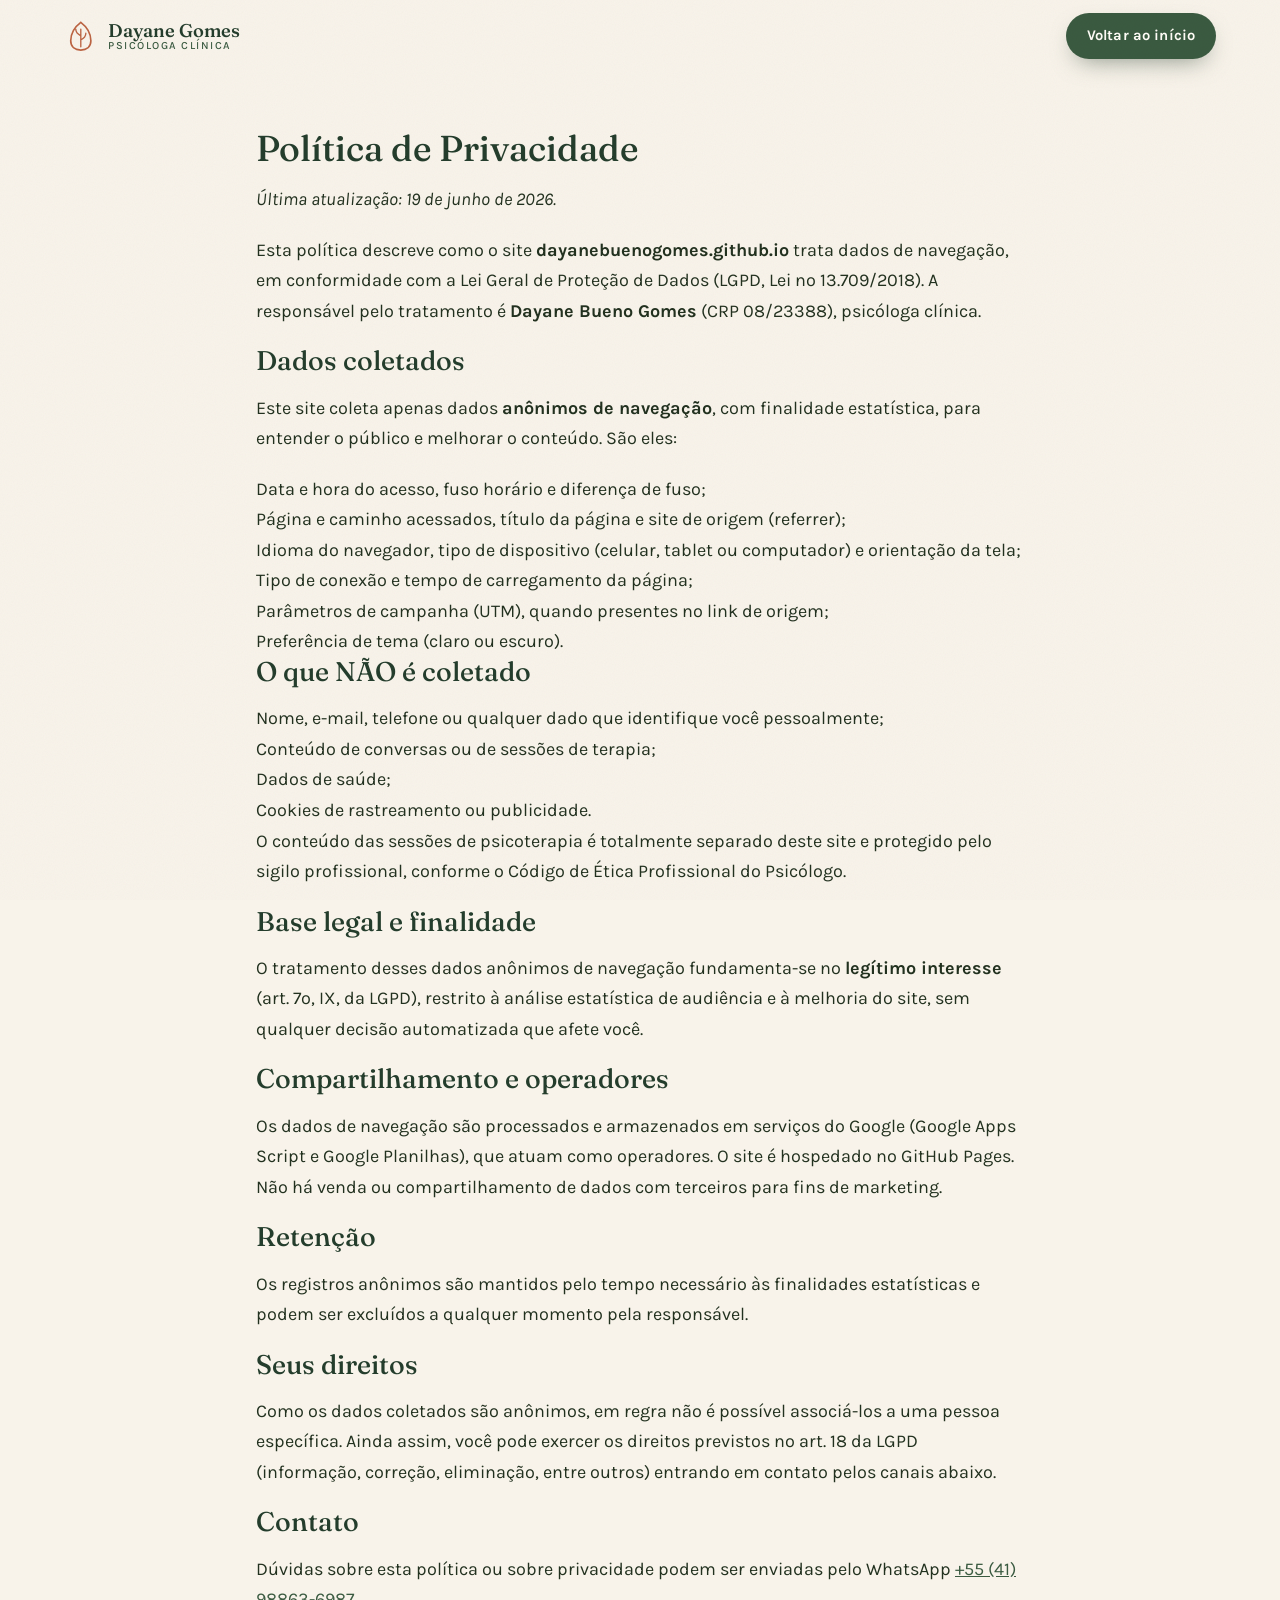
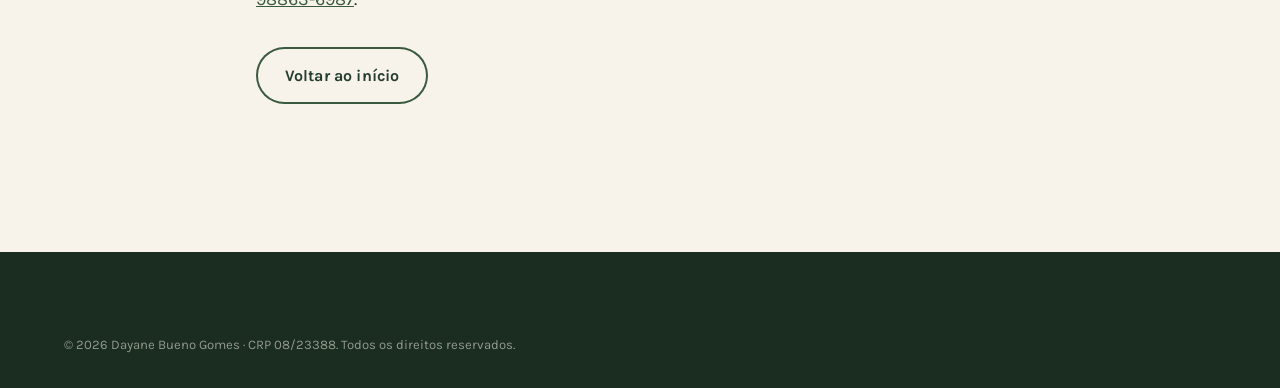
<file: politica-de-privacidade.html>
<!DOCTYPE html>
<html lang="pt-BR">
<head>
  <meta charset="UTF-8">
  <meta name="viewport" content="width=device-width, initial-scale=1.0">
  <meta name="theme-color" content="#3A5A40">
  <title>Política de Privacidade · Dayane Bueno Gomes</title>
  <meta name="description" content="Política de privacidade e tratamento de dados (LGPD) do site da psicóloga Dayane Bueno Gomes.">
  <meta name="robots" content="index, follow">
  <link rel="canonical" href="https://dayanebuenogomes.github.io/politica-de-privacidade.html">

  <link rel="icon" type="image/svg+xml" href="/assets/favicon.svg">
  <link rel="icon" type="image/png" sizes="32x32" href="/assets/favicon-32.png">
  <link rel="apple-touch-icon" sizes="180x180" href="/assets/apple-touch-icon.png">
  <link rel="manifest" href="/site.webmanifest">

  <link rel="preconnect" href="https://fonts.googleapis.com">
  <link rel="preconnect" href="https://fonts.gstatic.com" crossorigin>
  <link href="https://fonts.googleapis.com/css2?family=Fraunces:ital,opsz,wght,SOFT@0,9..144,300..700,50;1,9..144,300..700,50&family=Karla:wght@300..700&display=swap" rel="stylesheet">
  <link rel="stylesheet" href="/css/styles.css">
</head>
<body>
  <header class="site-header" id="topo">
    <div class="container header-inner">
      <a href="/" class="brand">
        <svg class="brand-mark" viewBox="0 0 40 40" aria-hidden="true">
          <path d="M20 4 C28 10 32 18 32 26 C32 33 27 37 20 37 C13 37 8 33 8 26 C8 18 12 10 20 4 Z" fill="none" stroke="currentColor" stroke-width="2"/>
          <path d="M20 12 L20 33 M20 20 C16 18 14 15 14 12 M20 25 C24 23 26 20 26 17" fill="none" stroke="currentColor" stroke-width="1.6" stroke-linecap="round"/>
        </svg>
        <span class="brand-text">Dayane Gomes<small>Psicóloga Clínica</small></span>
      </a>
      <a class="btn btn-primary btn-small header-cta" href="/">Voltar ao início</a>
    </div>
  </header>

  <main class="section">
    <div class="container" style="max-width:48rem">
      <h1>Política de Privacidade</h1>
      <p><em>Última atualização: 19 de junho de 2026.</em></p>

      <p>
        Esta política descreve como o site <strong>dayanebuenogomes.github.io</strong> trata
        dados de navegação, em conformidade com a Lei Geral de Proteção de Dados (LGPD, Lei
        nº 13.709/2018). A responsável pelo tratamento é <strong>Dayane Bueno Gomes</strong>
        (CRP 08/23388), psicóloga clínica.
      </p>

      <h2>Dados coletados</h2>
      <p>
        Este site coleta apenas dados <strong>anônimos de navegação</strong>, com finalidade
        estatística, para entender o público e melhorar o conteúdo. São eles:
      </p>
      <ul>
        <li>Data e hora do acesso, fuso horário e diferença de fuso;</li>
        <li>Página e caminho acessados, título da página e site de origem (referrer);</li>
        <li>Idioma do navegador, tipo de dispositivo (celular, tablet ou computador) e orientação da tela;</li>
        <li>Tipo de conexão e tempo de carregamento da página;</li>
        <li>Parâmetros de campanha (UTM), quando presentes no link de origem;</li>
        <li>Preferência de tema (claro ou escuro).</li>
      </ul>

      <h2>O que NÃO é coletado</h2>
      <ul>
        <li>Nome, e-mail, telefone ou qualquer dado que identifique você pessoalmente;</li>
        <li>Conteúdo de conversas ou de sessões de terapia;</li>
        <li>Dados de saúde;</li>
        <li>Cookies de rastreamento ou publicidade.</li>
      </ul>
      <p>
        O conteúdo das sessões de psicoterapia é totalmente separado deste site e protegido
        pelo sigilo profissional, conforme o Código de Ética Profissional do Psicólogo.
      </p>

      <h2>Base legal e finalidade</h2>
      <p>
        O tratamento desses dados anônimos de navegação fundamenta-se no <strong>legítimo
        interesse</strong> (art. 7º, IX, da LGPD), restrito à análise estatística de audiência
        e à melhoria do site, sem qualquer decisão automatizada que afete você.
      </p>

      <h2>Compartilhamento e operadores</h2>
      <p>
        Os dados de navegação são processados e armazenados em serviços do Google
        (Google Apps Script e Google Planilhas), que atuam como operadores. O site é
        hospedado no GitHub Pages. Não há venda ou compartilhamento de dados com terceiros
        para fins de marketing.
      </p>

      <h2>Retenção</h2>
      <p>
        Os registros anônimos são mantidos pelo tempo necessário às finalidades estatísticas
        e podem ser excluídos a qualquer momento pela responsável.
      </p>

      <h2>Seus direitos</h2>
      <p>
        Como os dados coletados são anônimos, em regra não é possível associá-los a uma
        pessoa específica. Ainda assim, você pode exercer os direitos previstos no art. 18 da
        LGPD (informação, correção, eliminação, entre outros) entrando em contato pelos canais
        abaixo.
      </p>

      <h2>Contato</h2>
      <p>
        Dúvidas sobre esta política ou sobre privacidade podem ser enviadas pelo WhatsApp
        <a href="https://wa.me/5541988636987" target="_blank" rel="noopener">+55 (41) 98863-6987</a>.
      </p>

      <p style="margin-top:2rem">
        <a class="btn btn-ghost" href="/">Voltar ao início</a>
      </p>
    </div>
  </main>

  <footer class="site-footer">
    <div class="container footer-bottom">
      <p>© <span id="ano">2026</span> Dayane Bueno Gomes · CRP 08/23388. Todos os direitos reservados.</p>
    </div>
  </footer>
</body>
</html>
</file>
<file: css/app.css>
*,:after,:before{--tw-border-spacing-x:0;--tw-border-spacing-y:0;--tw-translate-x:0;--tw-translate-y:0;--tw-rotate:0;--tw-skew-x:0;--tw-skew-y:0;--tw-scale-x:1;--tw-scale-y:1;--tw-pan-x: ;--tw-pan-y: ;--tw-pinch-zoom: ;--tw-scroll-snap-strictness:proximity;--tw-gradient-from-position: ;--tw-gradient-via-position: ;--tw-gradient-to-position: ;--tw-ordinal: ;--tw-slashed-zero: ;--tw-numeric-figure: ;--tw-numeric-spacing: ;--tw-numeric-fraction: ;--tw-ring-inset: ;--tw-ring-offset-width:0px;--tw-ring-offset-color:#fff;--tw-ring-color:rgba(59,130,246,.5);--tw-ring-offset-shadow:0 0 #0000;--tw-ring-shadow:0 0 #0000;--tw-shadow:0 0 #0000;--tw-shadow-colored:0 0 #0000;--tw-blur: ;--tw-brightness: ;--tw-contrast: ;--tw-grayscale: ;--tw-hue-rotate: ;--tw-invert: ;--tw-saturate: ;--tw-sepia: ;--tw-drop-shadow: ;--tw-backdrop-blur: ;--tw-backdrop-brightness: ;--tw-backdrop-contrast: ;--tw-backdrop-grayscale: ;--tw-backdrop-hue-rotate: ;--tw-backdrop-invert: ;--tw-backdrop-opacity: ;--tw-backdrop-saturate: ;--tw-backdrop-sepia: ;--tw-contain-size: ;--tw-contain-layout: ;--tw-contain-paint: ;--tw-contain-style: }::backdrop{--tw-border-spacing-x:0;--tw-border-spacing-y:0;--tw-translate-x:0;--tw-translate-y:0;--tw-rotate:0;--tw-skew-x:0;--tw-skew-y:0;--tw-scale-x:1;--tw-scale-y:1;--tw-pan-x: ;--tw-pan-y: ;--tw-pinch-zoom: ;--tw-scroll-snap-strictness:proximity;--tw-gradient-from-position: ;--tw-gradient-via-position: ;--tw-gradient-to-position: ;--tw-ordinal: ;--tw-slashed-zero: ;--tw-numeric-figure: ;--tw-numeric-spacing: ;--tw-numeric-fraction: ;--tw-ring-inset: ;--tw-ring-offset-width:0px;--tw-ring-offset-color:#fff;--tw-ring-color:rgba(59,130,246,.5);--tw-ring-offset-shadow:0 0 #0000;--tw-ring-shadow:0 0 #0000;--tw-shadow:0 0 #0000;--tw-shadow-colored:0 0 #0000;--tw-blur: ;--tw-brightness: ;--tw-contrast: ;--tw-grayscale: ;--tw-hue-rotate: ;--tw-invert: ;--tw-saturate: ;--tw-sepia: ;--tw-drop-shadow: ;--tw-backdrop-blur: ;--tw-backdrop-brightness: ;--tw-backdrop-contrast: ;--tw-backdrop-grayscale: ;--tw-backdrop-hue-rotate: ;--tw-backdrop-invert: ;--tw-backdrop-opacity: ;--tw-backdrop-saturate: ;--tw-backdrop-sepia: ;--tw-contain-size: ;--tw-contain-layout: ;--tw-contain-paint: ;--tw-contain-style: }/*! tailwindcss v3.4.19 | MIT License | https://tailwindcss.com*/*,:after,:before{box-sizing:border-box;border:0 solid #e5e7eb}:after,:before{--tw-content:""}:host,html{line-height:1.5;-webkit-text-size-adjust:100%;-moz-tab-size:4;-o-tab-size:4;tab-size:4;font-family:Plus Jakarta Sans,system-ui,sans-serif;font-feature-settings:normal;font-variation-settings:normal;-webkit-tap-highlight-color:transparent}body{margin:0;line-height:inherit}hr{height:0;color:inherit;border-top-width:1px}abbr:where([title]){-webkit-text-decoration:underline dotted;text-decoration:underline dotted}h1,h2,h3,h4,h5,h6{font-size:inherit;font-weight:inherit}a{color:inherit;text-decoration:inherit}b,strong{font-weight:bolder}code,kbd,pre,samp{font-family:ui-monospace,SFMono-Regular,Menlo,Monaco,Consolas,Liberation Mono,Courier New,monospace;font-feature-settings:normal;font-variation-settings:normal;font-size:1em}small{font-size:80%}sub,sup{font-size:75%;line-height:0;position:relative;vertical-align:baseline}sub{bottom:-.25em}sup{top:-.5em}table{text-indent:0;border-color:inherit;border-collapse:collapse}button,input,optgroup,select,textarea{font-family:inherit;font-feature-settings:inherit;font-variation-settings:inherit;font-size:100%;font-weight:inherit;line-height:inherit;letter-spacing:inherit;color:inherit;margin:0;padding:0}button,select{text-transform:none}button,input:where([type=button]),input:where([type=reset]),input:where([type=submit]){-webkit-appearance:button;background-color:transparent;background-image:none}:-moz-focusring{outline:auto}:-moz-ui-invalid{box-shadow:none}progress{vertical-align:baseline}::-webkit-inner-spin-button,::-webkit-outer-spin-button{height:auto}[type=search]{-webkit-appearance:textfield;outline-offset:-2px}::-webkit-search-decoration{-webkit-appearance:none}::-webkit-file-upload-button{-webkit-appearance:button;font:inherit}summary{display:list-item}blockquote,dd,dl,figure,h1,h2,h3,h4,h5,h6,hr,p,pre{margin:0}fieldset{margin:0}fieldset,legend{padding:0}menu,ol,ul{list-style:none;margin:0;padding:0}dialog{padding:0}textarea{resize:vertical}input::-moz-placeholder,textarea::-moz-placeholder{opacity:1;color:#9ca3af}input::placeholder,textarea::placeholder{opacity:1;color:#9ca3af}[role=button],button{cursor:pointer}:disabled{cursor:default}audio,canvas,embed,iframe,img,object,svg,video{display:block;vertical-align:middle}img,video{max-width:100%;height:auto}[hidden]:where(:not([hidden=until-found])){display:none}html{scroll-behavior:smooth}body{font-family:Plus Jakarta Sans,system-ui,sans-serif}h1,h2,h3{font-family:Fraunces,Georgia,serif}.btn-primary{display:inline-flex;align-items:center;gap:.5rem;border-radius:9999px;--tw-bg-opacity:1;background-color:rgb(74 135 185/var(--tw-bg-opacity,1));padding:.75rem 1.5rem;font-weight:500;--tw-text-opacity:1;color:rgb(255 255 255/var(--tw-text-opacity,1));--tw-shadow:0 4px 24px -4px rgba(74,135,185,.12);--tw-shadow-colored:0 4px 24px -4px var(--tw-shadow-color);transition-property:all;transition-timing-function:cubic-bezier(.4,0,.2,1);transition-duration:.3s}.btn-primary,.btn-primary:hover{box-shadow:var(--tw-ring-offset-shadow,0 0 #0000),var(--tw-ring-shadow,0 0 #0000),var(--tw-shadow)}.btn-primary:hover{--tw-bg-opacity:1;background-color:rgb(58 110 158/var(--tw-bg-opacity,1));--tw-shadow:0 8px 40px -8px rgba(46,87,128,.1);--tw-shadow-colored:0 8px 40px -8px var(--tw-shadow-color)}.btn-primary:focus{outline:2px solid transparent;outline-offset:2px;--tw-ring-offset-shadow:var(--tw-ring-inset) 0 0 0 var(--tw-ring-offset-width) var(--tw-ring-offset-color);--tw-ring-shadow:var(--tw-ring-inset) 0 0 0 calc(2px + var(--tw-ring-offset-width)) var(--tw-ring-color);box-shadow:var(--tw-ring-offset-shadow),var(--tw-ring-shadow),var(--tw-shadow,0 0 #0000);--tw-ring-opacity:1;--tw-ring-color:rgb(106 160 201/var(--tw-ring-opacity,1));--tw-ring-offset-width:2px}.btn-outline{display:inline-flex;align-items:center;gap:.5rem;border-radius:9999px;border-width:2px;--tw-border-opacity:1;border-color:rgb(143 186 217/var(--tw-border-opacity,1));padding:.75rem 1.5rem;font-weight:500;--tw-text-opacity:1;color:rgb(46 87 128/var(--tw-text-opacity,1));transition-property:all;transition-timing-function:cubic-bezier(.4,0,.2,1);transition-duration:.3s}.btn-outline:hover{--tw-border-opacity:1;border-color:rgb(106 160 201/var(--tw-border-opacity,1));--tw-bg-opacity:1;background-color:rgb(221 238 247/var(--tw-bg-opacity,1))}.btn-outline:focus{outline:2px solid transparent;outline-offset:2px;--tw-ring-offset-shadow:var(--tw-ring-inset) 0 0 0 var(--tw-ring-offset-width) var(--tw-ring-offset-color);--tw-ring-shadow:var(--tw-ring-inset) 0 0 0 calc(2px + var(--tw-ring-offset-width)) var(--tw-ring-color);box-shadow:var(--tw-ring-offset-shadow),var(--tw-ring-shadow),var(--tw-shadow,0 0 #0000);--tw-ring-opacity:1;--tw-ring-color:rgb(143 186 217/var(--tw-ring-opacity,1))}.btn-peach{display:inline-flex;align-items:center;gap:.5rem;border-radius:9999px;--tw-bg-opacity:1;background-color:rgb(255 170 122/var(--tw-bg-opacity,1));padding:.75rem 1.5rem;font-weight:500;--tw-text-opacity:1;color:rgb(255 255 255/var(--tw-text-opacity,1));--tw-shadow:0 4px 24px -4px rgba(74,135,185,.12);--tw-shadow-colored:0 4px 24px -4px var(--tw-shadow-color);box-shadow:var(--tw-ring-offset-shadow,0 0 #0000),var(--tw-ring-shadow,0 0 #0000),var(--tw-shadow);transition-property:all;transition-timing-function:cubic-bezier(.4,0,.2,1);transition-duration:.3s}.btn-peach:hover{--tw-bg-opacity:1;background-color:rgb(249 145 90/var(--tw-bg-opacity,1))}.btn-peach:focus{outline:2px solid transparent;outline-offset:2px;--tw-ring-offset-shadow:var(--tw-ring-inset) 0 0 0 var(--tw-ring-offset-width) var(--tw-ring-offset-color);--tw-ring-shadow:var(--tw-ring-inset) 0 0 0 calc(2px + var(--tw-ring-offset-width)) var(--tw-ring-color);box-shadow:var(--tw-ring-offset-shadow),var(--tw-ring-shadow),var(--tw-shadow,0 0 #0000);--tw-ring-opacity:1;--tw-ring-color:rgb(255 195 160/var(--tw-ring-opacity,1));--tw-ring-offset-width:2px}.chip{border-radius:9999px;border-width:1px;border-color:rgb(184 212 232/var(--tw-border-opacity,1));background-color:rgb(221 238 247/var(--tw-bg-opacity,1));color:rgb(46 87 128/var(--tw-text-opacity,1))}.chip,.chip-peach{display:inline-flex;align-items:center;gap:.375rem;--tw-border-opacity:1;--tw-bg-opacity:1;padding:.375rem 1rem;font-size:.875rem;line-height:1.25rem;font-weight:500;--tw-text-opacity:1}.chip-peach{border-radius:9999px;border-width:1px;border-color:rgb(255 217 196/var(--tw-border-opacity,1));background-color:rgb(255 238 228/var(--tw-bg-opacity,1));color:rgb(249 145 90/var(--tw-text-opacity,1))}.section-eyebrow{font-size:.875rem;line-height:1.25rem;font-weight:600;text-transform:uppercase;letter-spacing:.1em;--tw-text-opacity:1;color:rgb(74 135 185/var(--tw-text-opacity,1))}.section-title{font-family:Fraunces,Georgia,serif;font-weight:500;line-height:1.25;--tw-text-opacity:1;color:rgb(46 87 128/var(--tw-text-opacity,1))}.card-soft{border-radius:2rem;border-width:1px;--tw-border-opacity:1;border-color:rgb(243 232 212/var(--tw-border-opacity,1));--tw-bg-opacity:1;background-color:rgb(255 255 255/var(--tw-bg-opacity,1));--tw-shadow:0 8px 40px -8px rgba(46,87,128,.1);--tw-shadow-colored:0 8px 40px -8px var(--tw-shadow-color);transition-property:box-shadow;transition-timing-function:cubic-bezier(.4,0,.2,1);transition-duration:.3s}.card-soft,.card-soft:hover{box-shadow:var(--tw-ring-offset-shadow,0 0 #0000),var(--tw-ring-shadow,0 0 #0000),var(--tw-shadow)}.card-soft:hover{--tw-shadow:0 20px 80px -20px rgba(74,135,185,.18);--tw-shadow-colored:0 20px 80px -20px var(--tw-shadow-color)}.nav-link{font-weight:500;--tw-text-opacity:1;color:rgb(46 87 128/var(--tw-text-opacity,1));transition-property:color,background-color,border-color,text-decoration-color,fill,stroke;transition-timing-function:cubic-bezier(.4,0,.2,1);transition-duration:.2s}.nav-link:hover{--tw-text-opacity:1;color:rgb(74 135 185/var(--tw-text-opacity,1))}.nav-link:focus{text-decoration-line:underline;outline:2px solid transparent;outline-offset:2px}.pointer-events-none{pointer-events:none}.fixed{position:fixed}.absolute{position:absolute}.relative{position:relative}.sticky{position:sticky}.-inset-3{inset:-.75rem}.inset-0{inset:0}.-bottom-16{bottom:-4rem}.-bottom-8{bottom:-2rem}.-left-20{left:-5rem}.-right-10{right:-2.5rem}.-right-16{right:-4rem}.-top-10{top:-2.5rem}.-top-20{top:-5rem}.bottom-0{bottom:0}.bottom-4{bottom:1rem}.bottom-6{bottom:1.5rem}.left-1\/2{left:50%}.left-4{left:1rem}.right-4{right:1rem}.right-6{right:1.5rem}.top-0{top:0}.z-50{z-index:50}.order-1{order:1}.order-2{order:2}.-m-4{margin:-1rem}.mx-auto{margin-left:auto;margin-right:auto}.mb-1{margin-bottom:.25rem}.mb-10{margin-bottom:2.5rem}.mb-12{margin-bottom:3rem}.mb-14{margin-bottom:3.5rem}.mb-2{margin-bottom:.5rem}.mb-3{margin-bottom:.75rem}.mb-4{margin-bottom:1rem}.mb-5{margin-bottom:1.25rem}.mb-6{margin-bottom:1.5rem}.mb-8{margin-bottom:2rem}.mt-0\.5{margin-top:.125rem}.mt-2{margin-top:.5rem}.mt-5{margin-top:1.25rem}.mt-6{margin-top:1.5rem}.mt-8{margin-top:2rem}.inline-block{display:inline-block}.flex{display:flex}.inline-flex{display:inline-flex}.grid{display:grid}.hidden{display:none}.h-10{height:2.5rem}.h-11{height:2.75rem}.h-12{height:3rem}.h-14{height:3.5rem}.h-2{height:.5rem}.h-28{height:7rem}.h-3\.5{height:.875rem}.h-4{height:1rem}.h-5{height:1.25rem}.h-6{height:1.5rem}.h-64{height:16rem}.h-7{height:1.75rem}.h-72{height:18rem}.h-80{height:20rem}.h-auto{height:auto}.w-0\.5{width:.125rem}.w-10{width:2.5rem}.w-11{width:2.75rem}.w-12{width:3rem}.w-14{width:3.5rem}.w-2{width:.5rem}.w-28{width:7rem}.w-3\.5{width:.875rem}.w-4{width:1rem}.w-5{width:1.25rem}.w-6{width:1.5rem}.w-64{width:16rem}.w-7{width:1.75rem}.w-72{width:18rem}.w-80{width:20rem}.w-full{width:100%}.max-w-2xl{max-width:42rem}.max-w-3xl{max-width:48rem}.max-w-6xl{max-width:72rem}.flex-shrink-0{flex-shrink:0}.-translate-x-1\/2{--tw-translate-x:-50%}.-translate-x-1\/2,.rotate-45{transform:translate(var(--tw-translate-x),var(--tw-translate-y)) rotate(var(--tw-rotate)) skewX(var(--tw-skew-x)) skewY(var(--tw-skew-y)) scaleX(var(--tw-scale-x)) scaleY(var(--tw-scale-y))}.rotate-45{--tw-rotate:45deg}.transform{transform:translate(var(--tw-translate-x),var(--tw-translate-y)) rotate(var(--tw-rotate)) skewX(var(--tw-skew-x)) skewY(var(--tw-skew-y)) scaleX(var(--tw-scale-x)) scaleY(var(--tw-scale-y))}.flex-col{flex-direction:column}.flex-wrap{flex-wrap:wrap}.items-start{align-items:flex-start}.items-center{align-items:center}.justify-center{justify-content:center}.justify-between{justify-content:space-between}.gap-1\.5{gap:.375rem}.gap-10{gap:2.5rem}.gap-12{gap:3rem}.gap-2{gap:.5rem}.gap-2\.5{gap:.625rem}.gap-3{gap:.75rem}.gap-4{gap:1rem}.gap-5{gap:1.25rem}.gap-6{gap:1.5rem}.space-y-2>:not([hidden])~:not([hidden]){--tw-space-y-reverse:0;margin-top:calc(.5rem*(1 - var(--tw-space-y-reverse)));margin-bottom:calc(.5rem*var(--tw-space-y-reverse))}.space-y-2\.5>:not([hidden])~:not([hidden]){--tw-space-y-reverse:0;margin-top:calc(.625rem*(1 - var(--tw-space-y-reverse)));margin-bottom:calc(.625rem*var(--tw-space-y-reverse))}.space-y-3>:not([hidden])~:not([hidden]){--tw-space-y-reverse:0;margin-top:calc(.75rem*(1 - var(--tw-space-y-reverse)));margin-bottom:calc(.75rem*var(--tw-space-y-reverse))}.overflow-hidden{overflow:hidden}.rounded-2xl{border-radius:1rem}.rounded-3xl{border-radius:1.5rem}.rounded-4xl{border-radius:2rem}.rounded-5xl{border-radius:2.5rem}.rounded-full{border-radius:9999px}.rounded-lg{border-radius:.5rem}.rounded-xl{border-radius:.75rem}.border{border-width:1px}.border-2{border-width:2px}.border-b{border-bottom-width:1px}.border-b-2{border-bottom-width:2px}.border-r-2{border-right-width:2px}.border-t{border-top-width:1px}.border-cream-200{--tw-border-opacity:1;border-color:rgb(249 241 228/var(--tw-border-opacity,1))}.border-cream-300{--tw-border-opacity:1;border-color:rgb(243 232 212/var(--tw-border-opacity,1))}.border-peach-100{--tw-border-opacity:1;border-color:rgb(255 238 228/var(--tw-border-opacity,1))}.border-peach-200{--tw-border-opacity:1;border-color:rgb(255 217 196/var(--tw-border-opacity,1))}.border-powder-200{--tw-border-opacity:1;border-color:rgb(184 212 232/var(--tw-border-opacity,1))}.border-powder-300{--tw-border-opacity:1;border-color:rgb(143 186 217/var(--tw-border-opacity,1))}.border-powder-600{--tw-border-opacity:1;border-color:rgb(58 110 158/var(--tw-border-opacity,1))}.border-sage-200{--tw-border-opacity:1;border-color:rgb(201 221 210/var(--tw-border-opacity,1))}.bg-cream-50{--tw-bg-opacity:1;background-color:rgb(254 252 248/var(--tw-bg-opacity,1))}.bg-cream-50\/90{background-color:hsla(40,75%,98%,.9)}.bg-green-500{--tw-bg-opacity:1;background-color:rgb(34 197 94/var(--tw-bg-opacity,1))}.bg-peach-100{--tw-bg-opacity:1;background-color:rgb(255 238 228/var(--tw-bg-opacity,1))}.bg-peach-200{--tw-bg-opacity:1;background-color:rgb(255 217 196/var(--tw-bg-opacity,1))}.bg-peach-400{--tw-bg-opacity:1;background-color:rgb(255 170 122/var(--tw-bg-opacity,1))}.bg-powder-100{--tw-bg-opacity:1;background-color:rgb(221 238 247/var(--tw-bg-opacity,1))}.bg-powder-200{--tw-bg-opacity:1;background-color:rgb(184 212 232/var(--tw-bg-opacity,1))}.bg-powder-300{--tw-bg-opacity:1;background-color:rgb(143 186 217/var(--tw-bg-opacity,1))}.bg-powder-500{--tw-bg-opacity:1;background-color:rgb(74 135 185/var(--tw-bg-opacity,1))}.bg-powder-600{--tw-bg-opacity:1;background-color:rgb(58 110 158/var(--tw-bg-opacity,1))}.bg-powder-700{--tw-bg-opacity:1;background-color:rgb(46 87 128/var(--tw-bg-opacity,1))}.bg-sage-100{--tw-bg-opacity:1;background-color:rgb(232 240 236/var(--tw-bg-opacity,1))}.bg-white{--tw-bg-opacity:1;background-color:rgb(255 255 255/var(--tw-bg-opacity,1))}.bg-white\/90{background-color:hsla(0,0%,100%,.9)}.bg-gradient-to-br{background-image:linear-gradient(to bottom right,var(--tw-gradient-stops))}.bg-gradient-to-tr{background-image:linear-gradient(to top right,var(--tw-gradient-stops))}.from-cream-100{--tw-gradient-from:#fdf8f0 var(--tw-gradient-from-position);--tw-gradient-to:hsla(37,76%,97%,0) var(--tw-gradient-to-position);--tw-gradient-stops:var(--tw-gradient-from),var(--tw-gradient-to)}.from-peach-200{--tw-gradient-from:#ffd9c4 var(--tw-gradient-from-position);--tw-gradient-to:rgba(255,217,196,0) var(--tw-gradient-to-position);--tw-gradient-stops:var(--tw-gradient-from),var(--tw-gradient-to)}.from-peach-50{--tw-gradient-from:#fff8f4 var(--tw-gradient-from-position);--tw-gradient-to:rgba(255,248,244,0) var(--tw-gradient-to-position);--tw-gradient-stops:var(--tw-gradient-from),var(--tw-gradient-to)}.from-powder-200{--tw-gradient-from:#b8d4e8 var(--tw-gradient-from-position);--tw-gradient-to:rgba(184,212,232,0) var(--tw-gradient-to-position);--tw-gradient-stops:var(--tw-gradient-from),var(--tw-gradient-to)}.from-powder-50{--tw-gradient-from:#f0f7fb var(--tw-gradient-from-position);--tw-gradient-to:rgba(240,247,251,0) var(--tw-gradient-to-position);--tw-gradient-stops:var(--tw-gradient-from),var(--tw-gradient-to)}.from-white{--tw-gradient-from:#fff var(--tw-gradient-from-position);--tw-gradient-to:hsla(0,0%,100%,0) var(--tw-gradient-to-position);--tw-gradient-stops:var(--tw-gradient-from),var(--tw-gradient-to)}.via-cream-200{--tw-gradient-to:hsla(37,64%,94%,0) var(--tw-gradient-to-position);--tw-gradient-stops:var(--tw-gradient-from),#f9f1e4 var(--tw-gradient-via-position),var(--tw-gradient-to)}.via-cream-50{--tw-gradient-to:hsla(40,75%,98%,0) var(--tw-gradient-to-position);--tw-gradient-stops:var(--tw-gradient-from),#fefcf8 var(--tw-gradient-via-position),var(--tw-gradient-to)}.via-peach-200{--tw-gradient-to:rgba(255,217,196,0) var(--tw-gradient-to-position);--tw-gradient-stops:var(--tw-gradient-from),#ffd9c4 var(--tw-gradient-via-position),var(--tw-gradient-to)}.to-cream-100{--tw-gradient-to:#fdf8f0 var(--tw-gradient-to-position)}.to-cream-300{--tw-gradient-to:#f3e8d4 var(--tw-gradient-to-position)}.to-peach-50{--tw-gradient-to:#fff8f4 var(--tw-gradient-to-position)}.to-powder-200{--tw-gradient-to:#b8d4e8 var(--tw-gradient-to-position)}.to-powder-50{--tw-gradient-to:#f0f7fb var(--tw-gradient-to-position)}.object-cover{-o-object-fit:cover;object-fit:cover}.p-1{padding:.25rem}.p-2{padding:.5rem}.p-5{padding:1.25rem}.p-7{padding:1.75rem}.p-8{padding:2rem}.px-4{padding-left:1rem;padding-right:1rem}.px-5{padding-left:1.25rem;padding-right:1.25rem}.px-6{padding-left:1.5rem;padding-right:1.5rem}.px-8{padding-left:2rem;padding-right:2rem}.py-1\.5{padding-top:.375rem;padding-bottom:.375rem}.py-14{padding-top:3.5rem;padding-bottom:3.5rem}.py-16{padding-top:4rem;padding-bottom:4rem}.py-2{padding-top:.5rem;padding-bottom:.5rem}.py-2\.5{padding-top:.625rem;padding-bottom:.625rem}.py-20{padding-top:5rem;padding-bottom:5rem}.py-3{padding-top:.75rem;padding-bottom:.75rem}.py-4{padding-top:1rem;padding-bottom:1rem}.py-5{padding-top:1.25rem;padding-bottom:1.25rem}.pb-20{padding-bottom:5rem}.pb-5{padding-bottom:1.25rem}.pt-1{padding-top:.25rem}.pt-16{padding-top:4rem}.pt-2{padding-top:.5rem}.pt-4{padding-top:1rem}.pt-8{padding-top:2rem}.text-left{text-align:left}.text-center{text-align:center}.font-mono{font-family:ui-monospace,SFMono-Regular,Menlo,Monaco,Consolas,Liberation Mono,Courier New,monospace}.font-sans{font-family:Plus Jakarta Sans,system-ui,sans-serif}.font-serif{font-family:Fraunces,Georgia,serif}.text-2xl{font-size:1.5rem;line-height:2rem}.text-3xl{font-size:1.875rem;line-height:2.25rem}.text-4xl{font-size:2.25rem;line-height:2.5rem}.text-base{font-size:1rem;line-height:1.5rem}.text-lg{font-size:1.125rem;line-height:1.75rem}.text-sm{font-size:.875rem;line-height:1.25rem}.text-xl{font-size:1.25rem;line-height:1.75rem}.text-xs{font-size:.75rem;line-height:1rem}.font-light{font-weight:300}.font-medium{font-weight:500}.font-semibold{font-weight:600}.uppercase{text-transform:uppercase}.italic{font-style:italic}.not-italic{font-style:normal}.leading-relaxed{line-height:1.625}.leading-tight{line-height:1.25}.tracking-widest{letter-spacing:.1em}.text-gray-400{--tw-text-opacity:1;color:rgb(156 163 175/var(--tw-text-opacity,1))}.text-gray-500{--tw-text-opacity:1;color:rgb(107 114 128/var(--tw-text-opacity,1))}.text-gray-600{--tw-text-opacity:1;color:rgb(75 85 99/var(--tw-text-opacity,1))}.text-gray-700{--tw-text-opacity:1;color:rgb(55 65 81/var(--tw-text-opacity,1))}.text-peach-400{--tw-text-opacity:1;color:rgb(255 170 122/var(--tw-text-opacity,1))}.text-peach-500{--tw-text-opacity:1;color:rgb(249 145 90/var(--tw-text-opacity,1))}.text-powder-100{--tw-text-opacity:1;color:rgb(221 238 247/var(--tw-text-opacity,1))}.text-powder-200{--tw-text-opacity:1;color:rgb(184 212 232/var(--tw-text-opacity,1))}.text-powder-300{--tw-text-opacity:1;color:rgb(143 186 217/var(--tw-text-opacity,1))}.text-powder-400{--tw-text-opacity:1;color:rgb(106 160 201/var(--tw-text-opacity,1))}.text-powder-500{--tw-text-opacity:1;color:rgb(74 135 185/var(--tw-text-opacity,1))}.text-powder-600{--tw-text-opacity:1;color:rgb(58 110 158/var(--tw-text-opacity,1))}.text-powder-700{--tw-text-opacity:1;color:rgb(46 87 128/var(--tw-text-opacity,1))}.text-sage-300{--tw-text-opacity:1;color:rgb(164 196 180/var(--tw-text-opacity,1))}.text-white{--tw-text-opacity:1;color:rgb(255 255 255/var(--tw-text-opacity,1))}.underline{text-decoration-line:underline}.antialiased{-webkit-font-smoothing:antialiased;-moz-osx-font-smoothing:grayscale}.opacity-10{opacity:.1}.opacity-20{opacity:.2}.opacity-30{opacity:.3}.opacity-60{opacity:.6}.shadow-blob{--tw-shadow:0 20px 80px -20px rgba(74,135,185,.18);--tw-shadow-colored:0 20px 80px -20px var(--tw-shadow-color)}.shadow-blob,.shadow-card{box-shadow:var(--tw-ring-offset-shadow,0 0 #0000),var(--tw-ring-shadow,0 0 #0000),var(--tw-shadow)}.shadow-card{--tw-shadow:0 8px 40px -8px rgba(46,87,128,.1);--tw-shadow-colored:0 8px 40px -8px var(--tw-shadow-color)}.shadow-soft{--tw-shadow:0 4px 24px -4px rgba(74,135,185,.12);--tw-shadow-colored:0 4px 24px -4px var(--tw-shadow-color);box-shadow:var(--tw-ring-offset-shadow,0 0 #0000),var(--tw-ring-shadow,0 0 #0000),var(--tw-shadow)}.ring{--tw-ring-offset-shadow:var(--tw-ring-inset) 0 0 0 var(--tw-ring-offset-width) var(--tw-ring-offset-color);--tw-ring-shadow:var(--tw-ring-inset) 0 0 0 calc(3px + var(--tw-ring-offset-width)) var(--tw-ring-color);box-shadow:var(--tw-ring-offset-shadow),var(--tw-ring-shadow),var(--tw-shadow,0 0 #0000)}.backdrop-blur-md{--tw-backdrop-blur:blur(12px)}.backdrop-blur-md,.backdrop-blur-sm{-webkit-backdrop-filter:var(--tw-backdrop-blur) var(--tw-backdrop-brightness) var(--tw-backdrop-contrast) var(--tw-backdrop-grayscale) var(--tw-backdrop-hue-rotate) var(--tw-backdrop-invert) var(--tw-backdrop-opacity) var(--tw-backdrop-saturate) var(--tw-backdrop-sepia);backdrop-filter:var(--tw-backdrop-blur) var(--tw-backdrop-brightness) var(--tw-backdrop-contrast) var(--tw-backdrop-grayscale) var(--tw-backdrop-hue-rotate) var(--tw-backdrop-invert) var(--tw-backdrop-opacity) var(--tw-backdrop-saturate) var(--tw-backdrop-sepia)}.backdrop-blur-sm{--tw-backdrop-blur:blur(4px)}.transition-all{transition-property:all;transition-timing-function:cubic-bezier(.4,0,.2,1);transition-duration:.15s}.transition-colors{transition-property:color,background-color,border-color,text-decoration-color,fill,stroke;transition-timing-function:cubic-bezier(.4,0,.2,1);transition-duration:.15s}.transition-shadow{transition-property:box-shadow;transition-timing-function:cubic-bezier(.4,0,.2,1);transition-duration:.15s}.transition-transform{transition-property:transform;transition-timing-function:cubic-bezier(.4,0,.2,1);transition-duration:.15s}.duration-200{transition-duration:.2s}.duration-300{transition-duration:.3s}.hover\:scale-110:hover{--tw-scale-x:1.1;--tw-scale-y:1.1;transform:translate(var(--tw-translate-x),var(--tw-translate-y)) rotate(var(--tw-rotate)) skewX(var(--tw-skew-x)) skewY(var(--tw-skew-y)) scaleX(var(--tw-scale-x)) scaleY(var(--tw-scale-y))}.hover\:border-powder-400:hover{--tw-border-opacity:1;border-color:rgb(106 160 201/var(--tw-border-opacity,1))}.hover\:bg-cream-50:hover{--tw-bg-opacity:1;background-color:rgb(254 252 248/var(--tw-bg-opacity,1))}.hover\:bg-green-600:hover{--tw-bg-opacity:1;background-color:rgb(22 163 74/var(--tw-bg-opacity,1))}.hover\:bg-peach-500:hover{--tw-bg-opacity:1;background-color:rgb(249 145 90/var(--tw-bg-opacity,1))}.hover\:bg-powder-100:hover{--tw-bg-opacity:1;background-color:rgb(221 238 247/var(--tw-bg-opacity,1))}.hover\:bg-powder-600:hover{--tw-bg-opacity:1;background-color:rgb(58 110 158/var(--tw-bg-opacity,1))}.hover\:text-powder-200:hover{--tw-text-opacity:1;color:rgb(184 212 232/var(--tw-text-opacity,1))}.hover\:text-powder-500:hover{--tw-text-opacity:1;color:rgb(74 135 185/var(--tw-text-opacity,1))}.hover\:text-white:hover{--tw-text-opacity:1;color:rgb(255 255 255/var(--tw-text-opacity,1))}.hover\:shadow-blob:hover{--tw-shadow:0 20px 80px -20px rgba(74,135,185,.18);--tw-shadow-colored:0 20px 80px -20px var(--tw-shadow-color)}.hover\:shadow-blob:hover,.hover\:shadow-card:hover{box-shadow:var(--tw-ring-offset-shadow,0 0 #0000),var(--tw-ring-shadow,0 0 #0000),var(--tw-shadow)}.hover\:shadow-card:hover{--tw-shadow:0 8px 40px -8px rgba(46,87,128,.1);--tw-shadow-colored:0 8px 40px -8px var(--tw-shadow-color)}.focus\:underline:focus{text-decoration-line:underline}.focus\:outline-none:focus{outline:2px solid transparent;outline-offset:2px}.focus\:ring-2:focus{--tw-ring-offset-shadow:var(--tw-ring-inset) 0 0 0 var(--tw-ring-offset-width) var(--tw-ring-offset-color);--tw-ring-shadow:var(--tw-ring-inset) 0 0 0 calc(2px + var(--tw-ring-offset-width)) var(--tw-ring-color)}.focus\:ring-2:focus,.focus\:ring-4:focus{box-shadow:var(--tw-ring-offset-shadow),var(--tw-ring-shadow),var(--tw-shadow,0 0 #0000)}.focus\:ring-4:focus{--tw-ring-offset-shadow:var(--tw-ring-inset) 0 0 0 var(--tw-ring-offset-width) var(--tw-ring-offset-color);--tw-ring-shadow:var(--tw-ring-inset) 0 0 0 calc(4px + var(--tw-ring-offset-width)) var(--tw-ring-color)}.focus\:ring-inset:focus{--tw-ring-inset:inset}.focus\:ring-green-300:focus{--tw-ring-opacity:1;--tw-ring-color:rgb(134 239 172/var(--tw-ring-opacity,1))}.focus\:ring-peach-300:focus{--tw-ring-opacity:1;--tw-ring-color:rgb(255 195 160/var(--tw-ring-opacity,1))}.focus\:ring-powder-300:focus{--tw-ring-opacity:1;--tw-ring-color:rgb(143 186 217/var(--tw-ring-opacity,1))}.focus\:ring-powder-400:focus{--tw-ring-opacity:1;--tw-ring-color:rgb(106 160 201/var(--tw-ring-opacity,1))}.group:hover .group-hover\:bg-peach-200{--tw-bg-opacity:1;background-color:rgb(255 217 196/var(--tw-bg-opacity,1))}.group:hover .group-hover\:bg-powder-200{--tw-bg-opacity:1;background-color:rgb(184 212 232/var(--tw-bg-opacity,1))}.group:hover .group-hover\:bg-sage-200{--tw-bg-opacity:1;background-color:rgb(201 221 210/var(--tw-bg-opacity,1))}@media (min-width:640px){.sm\:left-auto{left:auto}.sm\:right-0{right:0}.sm\:top-1\/2{top:50%}.sm\:block{display:block}.sm\:h-0\.5{height:.125rem}.sm\:w-10{width:2.5rem}.sm\:w-8{width:2rem}.sm\:w-80{width:20rem}.sm\:-translate-y-1\/2{--tw-translate-y:-50%}.sm\:-translate-y-1\/2,.sm\:translate-x-0{transform:translate(var(--tw-translate-x),var(--tw-translate-y)) rotate(var(--tw-rotate)) skewX(var(--tw-skew-x)) skewY(var(--tw-skew-y)) scaleX(var(--tw-scale-x)) scaleY(var(--tw-scale-y))}.sm\:translate-x-0{--tw-translate-x:0px}.sm\:rotate-45{--tw-rotate:45deg;transform:translate(var(--tw-translate-x),var(--tw-translate-y)) rotate(var(--tw-rotate)) skewX(var(--tw-skew-x)) skewY(var(--tw-skew-y)) scaleX(var(--tw-scale-x)) scaleY(var(--tw-scale-y))}.sm\:grid-cols-2{grid-template-columns:repeat(2,minmax(0,1fr))}.sm\:grid-cols-3{grid-template-columns:repeat(3,minmax(0,1fr))}.sm\:flex-row{flex-direction:row}.sm\:items-center{align-items:center}.sm\:justify-between{justify-content:space-between}.sm\:gap-0{gap:0}.sm\:px-6{padding-left:1.5rem;padding-right:1.5rem}.sm\:text-2xl{font-size:1.5rem;line-height:2rem}.sm\:text-4xl{font-size:2.25rem;line-height:2.5rem}.sm\:text-5xl{font-size:3rem;line-height:1}.sm\:text-lg{font-size:1.125rem;line-height:1.75rem}}@media (min-width:768px){.md\:order-1{order:1}.md\:order-2{order:2}.md\:flex{display:flex}.md\:hidden{display:none}.md\:w-96{width:24rem}.md\:grid-cols-2{grid-template-columns:repeat(2,minmax(0,1fr))}.md\:grid-cols-3{grid-template-columns:repeat(3,minmax(0,1fr))}.md\:justify-end{justify-content:flex-end}.md\:p-10{padding:2.5rem}.md\:py-20{padding-top:5rem;padding-bottom:5rem}.md\:py-28{padding-top:7rem}.md\:pb-28,.md\:py-28{padding-bottom:7rem}.md\:pt-24{padding-top:6rem}.md\:text-3xl{font-size:1.875rem;line-height:2.25rem}.md\:text-5xl{font-size:3rem;line-height:1}}@media (min-width:1024px){.lg\:w-80{width:20rem}.lg\:grid-cols-3{grid-template-columns:repeat(3,minmax(0,1fr))}.lg\:text-6xl{font-size:3.75rem;line-height:1}}
</file>
<file: css/styles.css>
/* ============================================================
   Dayane Bueno Gomes · Psicóloga Clínica
   Estética: orgânica, editorial e acolhedora
   Paleta extraída da fotografia: verdes profundos, creme e terracota
   ============================================================ */

:root {
  /* Cores */
  --paper: #F8F3EA;
  --paper-deep: #EFE7D7;
  --ink: #22311F;
  --ink-soft: #4A554740;
  --green: #3A5A40;
  --green-deep: #243D2C;
  --green-darkest: #1A2D20;
  --terracotta: #BC6442;
  --terracotta-text: #A04F2F; /* versão mais escura: contraste AA para texto pequeno sobre creme */
  --terracotta-soft: #E0B59C;
  --gold: #D9A441;
  --warm-white: #FFFDF7;

  /* Tipografia */
  --font-display: "Fraunces", Georgia, serif;
  --font-body: "Karla", "Segoe UI", sans-serif;

  --text-body: clamp(1rem, 0.95rem + 0.25vw, 1.125rem);

  /* Ritmo */
  --section-pad: clamp(4.5rem, 4rem + 5vw, 8rem);
  --radius: 1.25rem;
  --ease-out: cubic-bezier(0.22, 1, 0.36, 1);

  --header-h: 4.5rem;
}

/* ---------- Reset enxuto ---------- */
*, *::before, *::after { box-sizing: border-box; }

html {
  scroll-behavior: smooth;
  scroll-padding-top: calc(var(--header-h) + 1rem);
}

body {
  margin: 0;
  font-family: var(--font-body);
  font-size: var(--text-body);
  line-height: 1.7;
  color: var(--ink);
  background-color: var(--paper);
  -webkit-font-smoothing: antialiased;
  overflow-x: hidden;
}

img { max-width: 100%; height: auto; display: block; }

h1, h2, h3, h4 {
  font-family: var(--font-display);
  font-weight: 480;
  line-height: 1.12;
  margin: 0 0 1rem;
  color: var(--green-deep);
  text-wrap: balance;
}

p { margin: 0 0 1.1em; }
ul, ol { margin: 0; padding: 0; list-style: none; }
a { color: var(--green); }

/* Grão sutil por cima de tudo */
body::after {
  content: "";
  position: fixed;
  inset: 0;
  z-index: 2147483647;
  pointer-events: none;
  opacity: 0.05;
  mix-blend-mode: multiply;
  background-image: url("data:image/svg+xml,%3Csvg xmlns='http://www.w3.org/2000/svg' width='160' height='160'%3E%3Cfilter id='n'%3E%3CfeTurbulence type='fractalNoise' baseFrequency='0.9' numOctaves='2'/%3E%3C/filter%3E%3Crect width='100%25' height='100%25' filter='url(%23n)'/%3E%3C/svg%3E");
}

.container {
  width: min(72rem, 100% - 3rem);
  margin-inline: auto;
}

/* ---------- Acessibilidade ---------- */
.skip-link {
  position: absolute;
  top: -4rem;
  left: 1rem;
  z-index: 200;
  padding: 0.6rem 1.2rem;
  background: var(--green-deep);
  color: var(--warm-white);
  border-radius: 0 0 0.6rem 0.6rem;
  text-decoration: none;
  transition: top 0.25s var(--ease-out);
}
.skip-link:focus { top: 0; }

:focus-visible {
  outline: 3px solid var(--terracotta);
  outline-offset: 3px;
  border-radius: 4px;
}

/* ---------- Botões ---------- */
.btn {
  display: inline-flex;
  align-items: center;
  gap: 0.6rem;
  padding: 0.95rem 1.8rem;
  border-radius: 999px;
  font-family: var(--font-body);
  font-weight: 700;
  font-size: 1rem;
  letter-spacing: 0.01em;
  text-decoration: none;
  cursor: pointer;
  transition: transform 0.25s var(--ease-out), box-shadow 0.25s var(--ease-out),
              background-color 0.25s var(--ease-out), color 0.25s var(--ease-out);
}
.btn .icon { width: 1.25rem; height: 1.25rem; flex: none; }

.btn-primary {
  background: var(--green);
  color: var(--warm-white);
  box-shadow: 0 10px 24px -10px rgba(36, 61, 44, 0.55);
}
.btn-primary:hover {
  background: var(--green-deep);
  transform: translateY(-2px);
  box-shadow: 0 16px 30px -12px rgba(36, 61, 44, 0.6);
}

.btn-ghost {
  background: transparent;
  color: var(--green-deep);
  box-shadow: inset 0 0 0 2px var(--green);
}
.btn-ghost:hover {
  background: var(--green);
  color: var(--warm-white);
  transform: translateY(-2px);
}

.btn-light {
  background: var(--paper);
  color: var(--green-deep);
}
.btn-light:hover {
  background: var(--warm-white);
  transform: translateY(-2px);
  box-shadow: 0 16px 30px -12px rgba(0, 0, 0, 0.35);
}

.btn-small { padding: 0.65rem 1.3rem; font-size: 0.92rem; }

/* ---------- Header ---------- */
.site-header {
  position: fixed;
  inset: 0 0 auto;
  z-index: 100;
  height: var(--header-h);
  display: flex;
  align-items: center;
  transition: background-color 0.3s ease, box-shadow 0.3s ease;
}
.site-header.scrolled {
  background: rgba(248, 243, 234, 0.88);
  backdrop-filter: blur(12px);
  -webkit-backdrop-filter: blur(12px);
  box-shadow: 0 1px 0 rgba(34, 49, 31, 0.08);
}

.header-inner {
  display: flex;
  align-items: center;
  gap: 1.5rem;
}

.brand {
  display: flex;
  align-items: center;
  gap: 0.65rem;
  text-decoration: none;
  color: var(--green-deep);
  margin-right: auto;
}
.brand-mark { width: 2.1rem; height: 2.1rem; color: var(--terracotta); flex: none; }
.brand-text {
  font-family: var(--font-display);
  font-weight: 560;
  font-size: 1.15rem;
  line-height: 1.05;
  display: flex;
  flex-direction: column;
}
.brand-text small {
  font-family: var(--font-body);
  font-weight: 500;
  font-size: 0.68rem;
  letter-spacing: 0.14em;
  text-transform: uppercase;
  color: var(--green);
}

.site-nav ul { display: flex; gap: 1.6rem; }
.site-nav a {
  font-size: 0.95rem;
  font-weight: 600;
  color: var(--ink);
  text-decoration: none;
  padding: 0.3rem 0;
  background-image: linear-gradient(var(--terracotta), var(--terracotta));
  background-size: 0% 2px;
  background-position: left bottom;
  background-repeat: no-repeat;
  transition: background-size 0.3s var(--ease-out), color 0.2s ease;
}
.site-nav a:hover { color: var(--green-deep); background-size: 100% 2px; }

.nav-toggle {
  display: none;
  flex-direction: column;
  justify-content: center;
  gap: 6px;
  width: 2.75rem;
  height: 2.75rem;
  padding: 0.6rem;
  background: transparent;
  border: none;
  cursor: pointer;
}
.nav-toggle span {
  display: block;
  height: 2px;
  background: var(--green-deep);
  border-radius: 2px;
  transition: transform 0.3s var(--ease-out), opacity 0.3s ease;
}
.nav-toggle[aria-expanded="true"] span:first-child { transform: translateY(4px) rotate(45deg); }
.nav-toggle[aria-expanded="true"] span:last-child { transform: translateY(-4px) rotate(-45deg); }

/* ---------- Hero ---------- */
.hero {
  position: relative;
  min-height: 100svh;
  display: flex;
  align-items: center;
  padding: calc(var(--header-h) + 3rem) 0 4rem;
  background:
    radial-gradient(60rem 38rem at 85% 0%, rgba(217, 164, 65, 0.12), transparent 60%),
    radial-gradient(50rem 36rem at 0% 100%, rgba(58, 90, 64, 0.10), transparent 60%),
    var(--paper);
  overflow: hidden;
}

/* Círculos de respiração: presença calma ao fundo */
.breath {
  position: absolute;
  right: clamp(-12rem, -6vw, -4rem);
  top: 50%;
  translate: 0 -50%;
  width: 56rem;
  height: 56rem;
  pointer-events: none;
}
.breath span {
  position: absolute;
  inset: 0;
  border: 1.5px solid rgba(58, 90, 64, 0.18);
  border-radius: 50%;
  animation: breathe 9s ease-in-out infinite;
}
.breath span:nth-child(2) { inset: 11%; animation-delay: -3s; border-color: rgba(188, 100, 66, 0.16); }
.breath span:nth-child(3) { inset: 22%; animation-delay: -6s; }

@keyframes breathe {
  0%, 100% { transform: scale(1); opacity: 0.7; }
  50% { transform: scale(1.06); opacity: 1; }
}

.hero-grid {
  position: relative;
  display: grid;
  grid-template-columns: minmax(0, 1.15fr) minmax(0, 0.85fr);
  align-items: center;
  gap: clamp(2.5rem, 5vw, 5rem);
}

.eyebrow {
  font-size: 0.8rem;
  font-weight: 700;
  letter-spacing: 0.18em;
  text-transform: uppercase;
  color: var(--terracotta-text);
  margin-bottom: 1.2rem;
}

.hero h1 {
  font-size: clamp(2.6rem, 1.8rem + 4vw, 4.6rem);
  font-weight: 420;
  letter-spacing: -0.015em;
  margin-bottom: 1.4rem;
}
.hero h1 em {
  font-style: italic;
  font-weight: 520;
  color: var(--terracotta);
}

.lead {
  font-size: clamp(1.05rem, 1rem + 0.4vw, 1.25rem);
  max-width: 34rem;
  color: #3d4a3a;
  margin-bottom: 2rem;
}

.hero-ctas {
  display: flex;
  flex-wrap: wrap;
  gap: 0.9rem;
  margin-bottom: 2.2rem;
}

.hero-badges {
  display: flex;
  flex-wrap: wrap;
  gap: 0.6rem 1.6rem;
}
.hero-badges li {
  position: relative;
  padding-left: 1.15rem;
  font-size: 0.92rem;
  font-weight: 600;
  color: var(--green-deep);
}
.hero-badges li::before {
  content: "";
  position: absolute;
  left: 0;
  top: 50%;
  translate: 0 -50%;
  width: 0.5rem;
  height: 0.5rem;
  border-radius: 50%;
  background: var(--gold);
}

/* Foto em arco */
.hero-photo {
  position: relative;
  justify-self: center;
  width: min(100%, 24rem);
}
.arch {
  margin: 0;
  border-radius: 50% 50% var(--radius) var(--radius) / 42% 42% var(--radius) var(--radius);
  overflow: hidden;
  box-shadow: 0 30px 60px -25px rgba(26, 45, 32, 0.45);
}
.arch img {
  width: 100%;
  aspect-ratio: 3 / 4.2;
  object-fit: cover;
}
.arch-outline {
  position: absolute;
  inset: -1.1rem auto auto -1.4rem;
  width: 100%;
  height: 100%;
  border: 2px solid var(--terracotta);
  border-radius: 50% 50% var(--radius) var(--radius) / 42% 42% var(--radius) var(--radius);
  opacity: 0.55;
  z-index: -1;
}

.photo-chip {
  position: absolute;
  right: -1.2rem;
  bottom: 2.2rem;
  display: flex;
  align-items: center;
  gap: 0.7rem;
  padding: 0.85rem 1.1rem;
  background: var(--warm-white);
  border-radius: 0.9rem;
  box-shadow: 0 18px 36px -16px rgba(26, 45, 32, 0.4);
  animation: chip-float 7s ease-in-out infinite;
}
.photo-chip strong {
  font-family: var(--font-display);
  font-size: 1.7rem;
  font-weight: 560;
  color: var(--terracotta);
  line-height: 1;
}
.photo-chip span {
  font-size: 0.74rem;
  font-weight: 600;
  line-height: 1.3;
  letter-spacing: 0.02em;
  text-transform: uppercase;
  color: var(--green-deep);
}

@keyframes chip-float {
  0%, 100% { transform: translateY(0); }
  50% { transform: translateY(-8px); }
}

/* ---------- Seções: cabeçalho padrão ---------- */
.section { padding: var(--section-pad) 0; }

.section-head {
  max-width: 42rem;
  margin-bottom: clamp(2.5rem, 2rem + 3vw, 4.5rem);
}
.section-head h2 {
  font-size: clamp(1.9rem, 1.5rem + 2vw, 3rem);
  margin-bottom: 1rem;
}
.section-sub {
  font-size: 1.08rem;
  color: #44503f;
}

/* ---------- Como posso ajudar ---------- */
.help { background: var(--paper); }

.help-grid {
  display: grid;
  grid-template-columns: repeat(3, minmax(0, 1fr));
  gap: 1.4rem;
}

.help-card {
  position: relative;
  padding: 2rem 1.7rem 1.8rem;
  background: var(--warm-white);
  border: 1px solid rgba(34, 49, 31, 0.07);
  border-radius: var(--radius);
  overflow: hidden;
  transition: transform 0.35s var(--ease-out), box-shadow 0.35s var(--ease-out);
}
.help-card::before {
  content: "";
  position: absolute;
  inset: 0 auto 0 0;
  width: 4px;
  background: linear-gradient(var(--terracotta), var(--gold));
  transform: scaleY(0);
  transform-origin: top;
  transition: transform 0.4s var(--ease-out);
}
.help-card:hover {
  transform: translateY(-6px);
  box-shadow: 0 24px 44px -20px rgba(26, 45, 32, 0.35);
}
.help-card:hover::before { transform: scaleY(1); }

.card-icon {
  width: 2.6rem;
  height: 2.6rem;
  color: var(--terracotta);
  margin-bottom: 1.1rem;
}
.help-card h3 {
  font-size: 1.35rem;
  margin-bottom: 0.5rem;
}
.help-card p {
  font-size: 0.98rem;
  color: #44503f;
  margin: 0;
}

/* ---------- Tipos de atendimento ---------- */
.formats { background: var(--warm-white); }

.formats-grid {
  display: grid;
  grid-template-columns: repeat(2, minmax(0, 1fr));
  gap: 1.6rem;
  align-items: start;
}

.format-card {
  position: relative;
  height: 100%;
  padding: 2.2rem 2rem 2rem;
  background: var(--paper);
  border: 1px solid rgba(58, 90, 64, 0.12);
  border-radius: 18px;
  overflow: hidden;
  transition: transform 0.35s var(--ease-out), box-shadow 0.35s var(--ease-out);
}
.format-card::before {
  content: "";
  position: absolute;
  inset: 0 auto 0 0;
  width: 4px;
  background: var(--terracotta);
  transform: scaleY(0);
  transform-origin: top;
  transition: transform 0.4s var(--ease-out);
}
.format-card:hover {
  transform: translateY(-6px);
  box-shadow: 0 24px 44px -20px rgba(26, 45, 32, 0.35);
}
.format-card:hover::before { transform: scaleY(1); }

.format-card h3 {
  font-size: 1.5rem;
  margin-bottom: 0.6rem;
}
.format-card > p {
  font-size: 1rem;
  color: #44503f;
  margin: 0;
}

.format-list {
  list-style: none;
  margin: 1.2rem 0 0;
  padding: 0;
  display: grid;
  gap: 0.55rem;
}
.format-list li {
  position: relative;
  padding-left: 1.5rem;
  font-size: 0.96rem;
  color: #44503f;
}
.format-list li::before {
  content: "";
  position: absolute;
  left: 0;
  top: 0.5rem;
  width: 0.5rem;
  height: 0.5rem;
  border-radius: 50%;
  background: var(--terracotta);
}

.format-note {
  margin: 1.2rem 0 0;
  padding-top: 1.1rem;
  border-top: 1px solid rgba(58, 90, 64, 0.12);
  font-size: 0.92rem;
  color: #5a6655;
}

/* ---------- Citação ---------- */
.quote-band {
  background:
    radial-gradient(46rem 26rem at 110% 120%, rgba(217, 164, 65, 0.16), transparent 60%),
    radial-gradient(40rem 24rem at -10% -20%, rgba(188, 100, 66, 0.2), transparent 55%),
    var(--green-deep);
  padding: clamp(4rem, 3.5rem + 3vw, 6.5rem) 0;
}
.quote-band blockquote {
  margin: 0 auto;
  max-width: 52rem;
  text-align: center;
}
.quote-band p {
  font-family: var(--font-display);
  font-size: clamp(1.5rem, 1.2rem + 1.8vw, 2.5rem);
  font-weight: 380;
  line-height: 1.35;
  color: var(--paper);
  margin-bottom: 1.4rem;
}
.quote-band em {
  font-style: italic;
  color: var(--gold);
}
.quote-band cite {
  font-family: var(--font-body);
  font-style: normal;
  font-size: 0.85rem;
  font-weight: 700;
  letter-spacing: 0.18em;
  text-transform: uppercase;
  color: var(--terracotta-soft);
}

/* ---------- Sobre ---------- */
.about { background: var(--paper-deep); }

.about-grid {
  display: grid;
  grid-template-columns: minmax(0, 0.8fr) minmax(0, 1.2fr);
  gap: clamp(2.5rem, 5vw, 5.5rem);
  align-items: center;
}

.about-photo {
  position: relative;
  width: min(100%, 22rem);
  justify-self: center;
}
.about-photo img {
  border-radius: var(--radius);
  aspect-ratio: 3 / 3.6;
  object-fit: cover;
  object-position: 50% 20%;
  box-shadow: 0 26px 50px -24px rgba(26, 45, 32, 0.45);
}
.about-frame {
  position: absolute;
  inset: 1.2rem -1.2rem -1.2rem 1.2rem;
  border-radius: var(--radius);
  background: linear-gradient(135deg, rgba(188, 100, 66, 0.25), rgba(217, 164, 65, 0.25));
  z-index: -1;
}

.about-copy h2 {
  font-size: clamp(1.9rem, 1.5rem + 2vw, 3rem);
}
.about-copy p { color: #3d4a3a; }

.about-chips {
  display: flex;
  flex-wrap: wrap;
  gap: 0.6rem;
  margin-top: 1.6rem;
}
.about-chips li {
  padding: 0.45rem 1.05rem;
  background: var(--warm-white);
  border: 1px solid rgba(58, 90, 64, 0.25);
  border-radius: 999px;
  font-size: 0.88rem;
  font-weight: 700;
  color: var(--green-deep);
}

/* ---------- Abordagem (TCC) ---------- */
.approach { background: var(--paper); }

.approach-grid {
  display: grid;
  grid-template-columns: minmax(0, 1fr) minmax(0, 1.1fr);
  gap: clamp(2.5rem, 5vw, 5rem);
  align-items: center;
}

.tcc-diagram svg {
  width: min(100%, 24rem);
  margin-inline: auto;
  display: block;
  color: var(--terracotta);
}
.tcc-node circle {
  fill: var(--warm-white);
  stroke: var(--green);
  stroke-width: 2;
}
.tcc-node text {
  font-family: var(--font-body);
  font-size: 14px;
  font-weight: 700;
  fill: var(--green-deep);
  text-anchor: middle;
}
.tcc-arrows path {
  stroke-dasharray: 4 7;
  stroke-linecap: round;
  animation: dash-flow 26s linear infinite;
}
@keyframes dash-flow {
  to { stroke-dashoffset: -440; }
}

.approach-points {
  display: grid;
  gap: 1.1rem;
}
.approach-points li {
  padding: 1.5rem 1.7rem;
  background: var(--warm-white);
  border-radius: var(--radius);
  border: 1px solid rgba(34, 49, 31, 0.07);
  border-left: 4px solid var(--gold);
}
.approach-points h3 { font-size: 1.25rem; margin-bottom: 0.4rem; }
.approach-points p { margin: 0; font-size: 0.98rem; color: #44503f; }

/* ---------- Atendimento online ---------- */
.online { background: var(--paper-deep); }

.steps {
  display: grid;
  grid-template-columns: repeat(3, minmax(0, 1fr));
  gap: 1.4rem;
  counter-reset: passo;
  margin-bottom: 3rem;
}
.step {
  position: relative;
  padding: 2.1rem 1.7rem 1.8rem;
  background: var(--warm-white);
  border-radius: var(--radius);
  border: 1px solid rgba(34, 49, 31, 0.07);
}
.step-num {
  display: inline-grid;
  place-items: center;
  width: 2.6rem;
  height: 2.6rem;
  margin-bottom: 1rem;
  border-radius: 50%;
  background: var(--green);
  color: var(--warm-white);
  font-family: var(--font-display);
  font-size: 1.25rem;
  font-weight: 560;
}
.step h3 { font-size: 1.3rem; margin-bottom: 0.45rem; }
.step p { margin: 0; font-size: 0.98rem; color: #44503f; }

.online-seo {
  max-width: 46rem;
  margin-bottom: 3rem;
}
.online-seo h3 {
  font-size: 1.45rem;
  margin-bottom: 0.6rem;
}
.online-seo p {
  font-size: 1rem;
  color: #44503f;
}

.online-perks {
  display: flex;
  flex-wrap: wrap;
  gap: 1rem 2.4rem;
}
.online-perks li {
  display: flex;
  align-items: center;
  gap: 0.65rem;
  font-weight: 600;
  font-size: 0.97rem;
  color: var(--green-deep);
}
.online-perks svg {
  width: 1.5rem;
  height: 1.5rem;
  flex: none;
  color: var(--terracotta);
}

/* ---------- FAQ ---------- */
.faq { background: var(--paper); }

.faq-grid {
  display: grid;
  grid-template-columns: minmax(0, 0.85fr) minmax(0, 1.15fr);
  gap: clamp(2.5rem, 5vw, 5rem);
  align-items: start;
}
.faq-grid .section-head { margin-bottom: 0; position: sticky; top: calc(var(--header-h) + 2rem); }
.faq-grid .btn { margin-top: 1.4rem; }

.faq-list { display: grid; gap: 0.9rem; }

.faq-list details {
  background: var(--warm-white);
  border: 1px solid rgba(34, 49, 31, 0.08);
  border-radius: 1rem;
  overflow: hidden;
  transition: border-color 0.25s ease, box-shadow 0.25s ease;
}
.faq-list details[open] {
  border-color: rgba(188, 100, 66, 0.45);
  box-shadow: 0 16px 32px -22px rgba(26, 45, 32, 0.4);
}

.faq-list summary {
  display: flex;
  align-items: center;
  justify-content: space-between;
  gap: 1rem;
  padding: 1.2rem 1.5rem;
  font-family: var(--font-display);
  font-size: 1.12rem;
  font-weight: 520;
  color: var(--green-deep);
  cursor: pointer;
  list-style: none;
  transition: background-color 0.2s ease;
}
.faq-list summary::-webkit-details-marker { display: none; }
.faq-list summary:hover { background: rgba(58, 90, 64, 0.05); }
/* outline-offset negativo: o anel de foco é desenhado por dentro do card,
   senão o overflow:hidden do <details> o tornaria invisível */
.faq-list summary:focus-visible {
  outline-offset: -3px;
  border-radius: 1rem;
}

.faq-icon {
  position: relative;
  flex: none;
  width: 1.7rem;
  height: 1.7rem;
  border-radius: 50%;
  background: rgba(188, 100, 66, 0.12);
}
.faq-icon::before, .faq-icon::after {
  content: "";
  position: absolute;
  inset: 0;
  margin: auto;
  width: 0.8rem;
  height: 2px;
  border-radius: 2px;
  background: var(--terracotta);
  transition: transform 0.3s var(--ease-out);
}
.faq-icon::after { transform: rotate(90deg); }
details[open] .faq-icon::after { transform: rotate(0deg); }

.faq-answer { padding: 0 1.5rem 1.3rem; }
.faq-answer p { margin: 0; color: #44503f; font-size: 0.99rem; }

/* ---------- CTA final ---------- */
.cta-final { padding: var(--section-pad) 0; background: var(--paper); }

.cta-card {
  position: relative;
  text-align: center;
  padding: clamp(3rem, 2.5rem + 3vw, 5.5rem) clamp(1.5rem, 5vw, 5rem);
  border-radius: 2rem;
  background:
    radial-gradient(40rem 22rem at 90% 115%, rgba(217, 164, 65, 0.22), transparent 55%),
    radial-gradient(36rem 20rem at 5% -15%, rgba(188, 100, 66, 0.25), transparent 55%),
    var(--green-deep);
  overflow: hidden;
}
.cta-card h2 {
  font-size: clamp(1.9rem, 1.5rem + 2.2vw, 3.2rem);
  color: var(--paper);
  margin-bottom: 1.1rem;
}
.cta-card p {
  max-width: 34rem;
  margin: 0 auto 2rem;
  color: rgba(248, 243, 234, 0.85);
  font-size: 1.08rem;
}
.cta-note {
  display: block;
  margin-top: 1.4rem;
  font-size: 0.86rem;
  font-weight: 600;
  letter-spacing: 0.08em;
  text-transform: uppercase;
  color: var(--terracotta-soft);
}

/* ---------- Footer ---------- */
.site-footer {
  background: var(--green-darkest);
  color: rgba(248, 243, 234, 0.8);
  padding: 3.5rem 0 2rem;
  font-size: 0.95rem;
}
.footer-grid {
  display: grid;
  grid-template-columns: 1.2fr 1fr 1fr;
  gap: 2rem;
  padding-bottom: 2rem;
  border-bottom: 1px solid rgba(248, 243, 234, 0.14);
}
.footer-name {
  font-family: var(--font-display);
  font-size: 1.3rem;
  font-weight: 520;
  color: var(--paper);
  margin-bottom: 0.3rem;
}
.footer-role { margin: 0; font-size: 0.88rem; }

.footer-nav { display: grid; gap: 0.5rem; align-content: start; }
.footer-nav a, .footer-contact a {
  color: rgba(248, 243, 234, 0.8);
  text-decoration: none;
  transition: color 0.2s ease;
}
.footer-nav a:hover, .footer-contact a:hover { color: var(--gold); }

.footer-contact p { margin: 0.5rem 0 0; font-size: 0.88rem; }

.footer-bottom {
  display: flex;
  flex-wrap: wrap;
  justify-content: space-between;
  gap: 0.8rem 2rem;
  padding-top: 1.6rem;
  font-size: 0.82rem;
  color: rgba(248, 243, 234, 0.55);
}
.footer-bottom p { margin: 0; }
.footer-disclaimer { max-width: 36rem; }

/* ---------- WhatsApp flutuante ---------- */
.whatsapp-float {
  position: fixed;
  right: 1.4rem;
  bottom: 1.4rem;
  z-index: 90;
  display: grid;
  place-items: center;
  width: 3.6rem;
  height: 3.6rem;
  border-radius: 50%;
  background: #25D366;
  color: #fff;
  box-shadow: 0 14px 30px -10px rgba(18, 80, 45, 0.6);
  transition: transform 0.25s var(--ease-out), box-shadow 0.25s var(--ease-out);
}
.whatsapp-float svg { width: 1.9rem; height: 1.9rem; }
.whatsapp-float::before {
  content: "";
  position: absolute;
  inset: 0;
  border-radius: 50%;
  background: #25D366;
  z-index: -1;
  animation: pulse 2.6s ease-out infinite;
}
.whatsapp-float:hover { transform: scale(1.08); box-shadow: 0 18px 36px -12px rgba(18, 80, 45, 0.7); }

@keyframes pulse {
  0% { transform: scale(1); opacity: 0.55; }
  70%, 100% { transform: scale(1.55); opacity: 0; }
}

/* ---------- Animações de entrada ----------
   O estado oculto só existe quando o JS está ativo (classe .js adicionada
   pelo main.js). Sem JS, todo o conteúdo permanece visível.
   Keyframes (e não transition) para não disputar a propriedade `transition`
   com os hovers dos componentes (.help-card, .faq-list details). */
.js .reveal, .js .reveal-photo { opacity: 0; }

.reveal.visible, .reveal-photo.visible {
  opacity: 1;
  animation: reveal-in 0.8s var(--ease-out) backwards;
}
.reveal-photo.visible { animation-name: reveal-in-photo; }

@keyframes reveal-in {
  from { opacity: 0; transform: translateY(26px); }
}
@keyframes reveal-in-photo {
  from { opacity: 0; transform: scale(0.96); }
}

.visible.d-1 { animation-delay: 0.12s; }
.visible.d-2 { animation-delay: 0.24s; }
.visible.d-3 { animation-delay: 0.36s; }
.visible.d-4 { animation-delay: 0.48s; }
.visible.d-5 { animation-delay: 0.6s; }

/* ---------- Movimento reduzido ---------- */
@media (prefers-reduced-motion: reduce) {
  html { scroll-behavior: auto; }
  *, *::before, *::after {
    animation-duration: 0.01ms !important;
    animation-iteration-count: 1 !important;
    animation-delay: 0s !important;
    transition-duration: 0.01ms !important;
    transition-delay: 0s !important;
  }
  .js .reveal, .js .reveal-photo { opacity: 1; transform: none; }
}

/* ============================================================
   Responsivo
   ============================================================ */
@media (max-width: 64rem) {
  /* O header desktop (marca + 5 links + CTA) precisa de ~1000px;
     abaixo disso o menu vira hambúrguer, junto com o empilhamento do hero */
  .site-nav {
    position: fixed;
    inset: var(--header-h) 0 auto;
    background: var(--paper);
    border-bottom: 1px solid rgba(34, 49, 31, 0.1);
    box-shadow: 0 24px 40px -24px rgba(26, 45, 32, 0.35);
    padding: 1rem 1.5rem 1.6rem;
    opacity: 0;
    visibility: hidden;
    transform: translateY(-8px);
    transition: opacity 0.3s var(--ease-out), transform 0.3s var(--ease-out), visibility 0.3s;
  }
  .site-nav.open { opacity: 1; visibility: visible; transform: translateY(0); }
  .site-nav ul { flex-direction: column; gap: 0.4rem; }
  .site-nav a { display: block; padding: 0.7rem 0.4rem; font-size: 1.05rem; }
  .nav-toggle { display: flex; order: 2; }

  .hero-grid { grid-template-columns: 1fr; text-align: center; }
  .hero { min-height: auto; }
  .hero-copy { order: 2; display: flex; flex-direction: column; align-items: center; }
  .hero-photo { order: 1; width: min(70%, 19rem); }
  .hero-ctas { justify-content: center; }
  .hero-badges { justify-content: center; }
  .lead { margin-inline: auto; }
  .breath { right: 50%; translate: 50% -50%; width: 44rem; height: 44rem; }
  .photo-chip { right: -0.6rem; bottom: 1.4rem; }

  .help-grid, .steps { grid-template-columns: repeat(2, minmax(0, 1fr)); }

  .about-grid, .approach-grid, .faq-grid, .formats-grid { grid-template-columns: 1fr; }
  .faq-grid .section-head { position: static; }
  .about-photo { width: min(75%, 19rem); }
  .footer-grid { grid-template-columns: 1fr 1fr; }
}

@media (max-width: 46rem) {
  .help-grid, .steps { grid-template-columns: 1fr; }
  .footer-grid { grid-template-columns: 1fr; }

  /* No celular o CTA do header sai de cena; o hero e o botão flutuante cobrem */
  .header-cta { display: none; }
}
</file>
